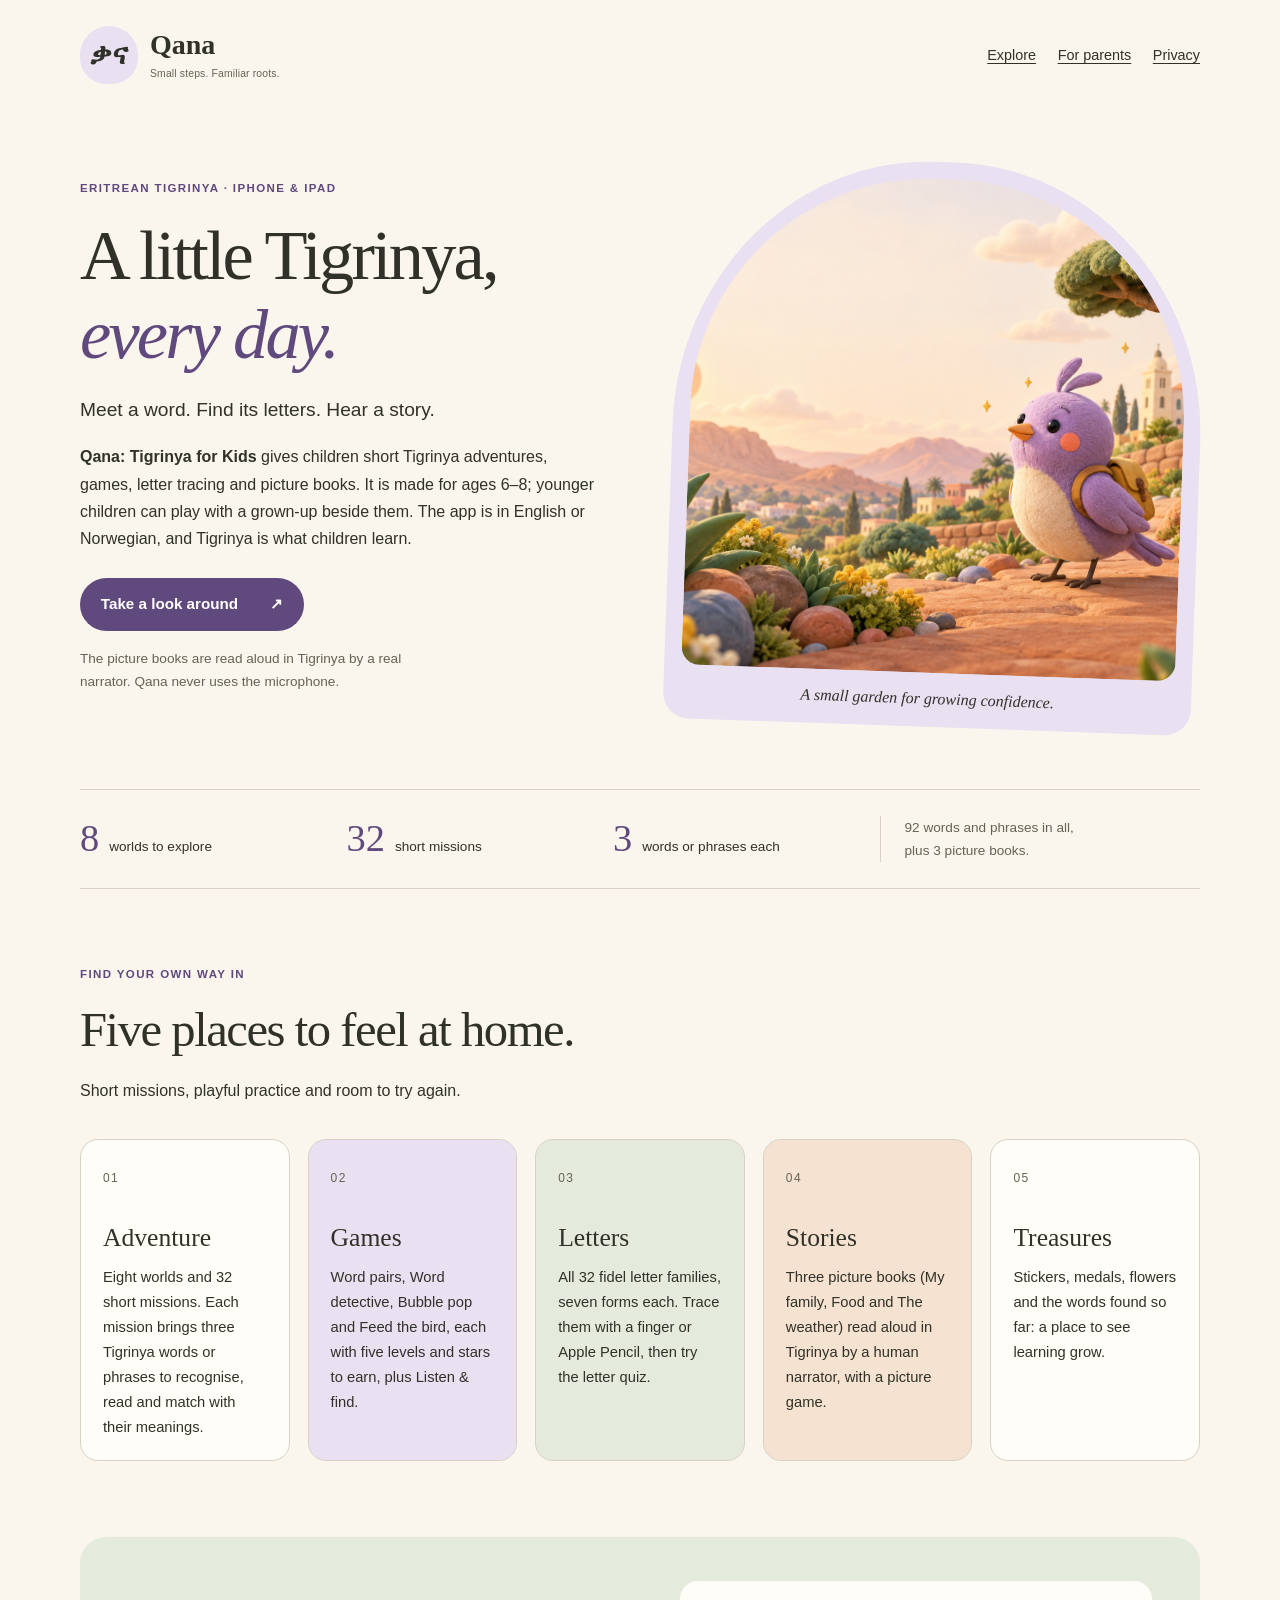
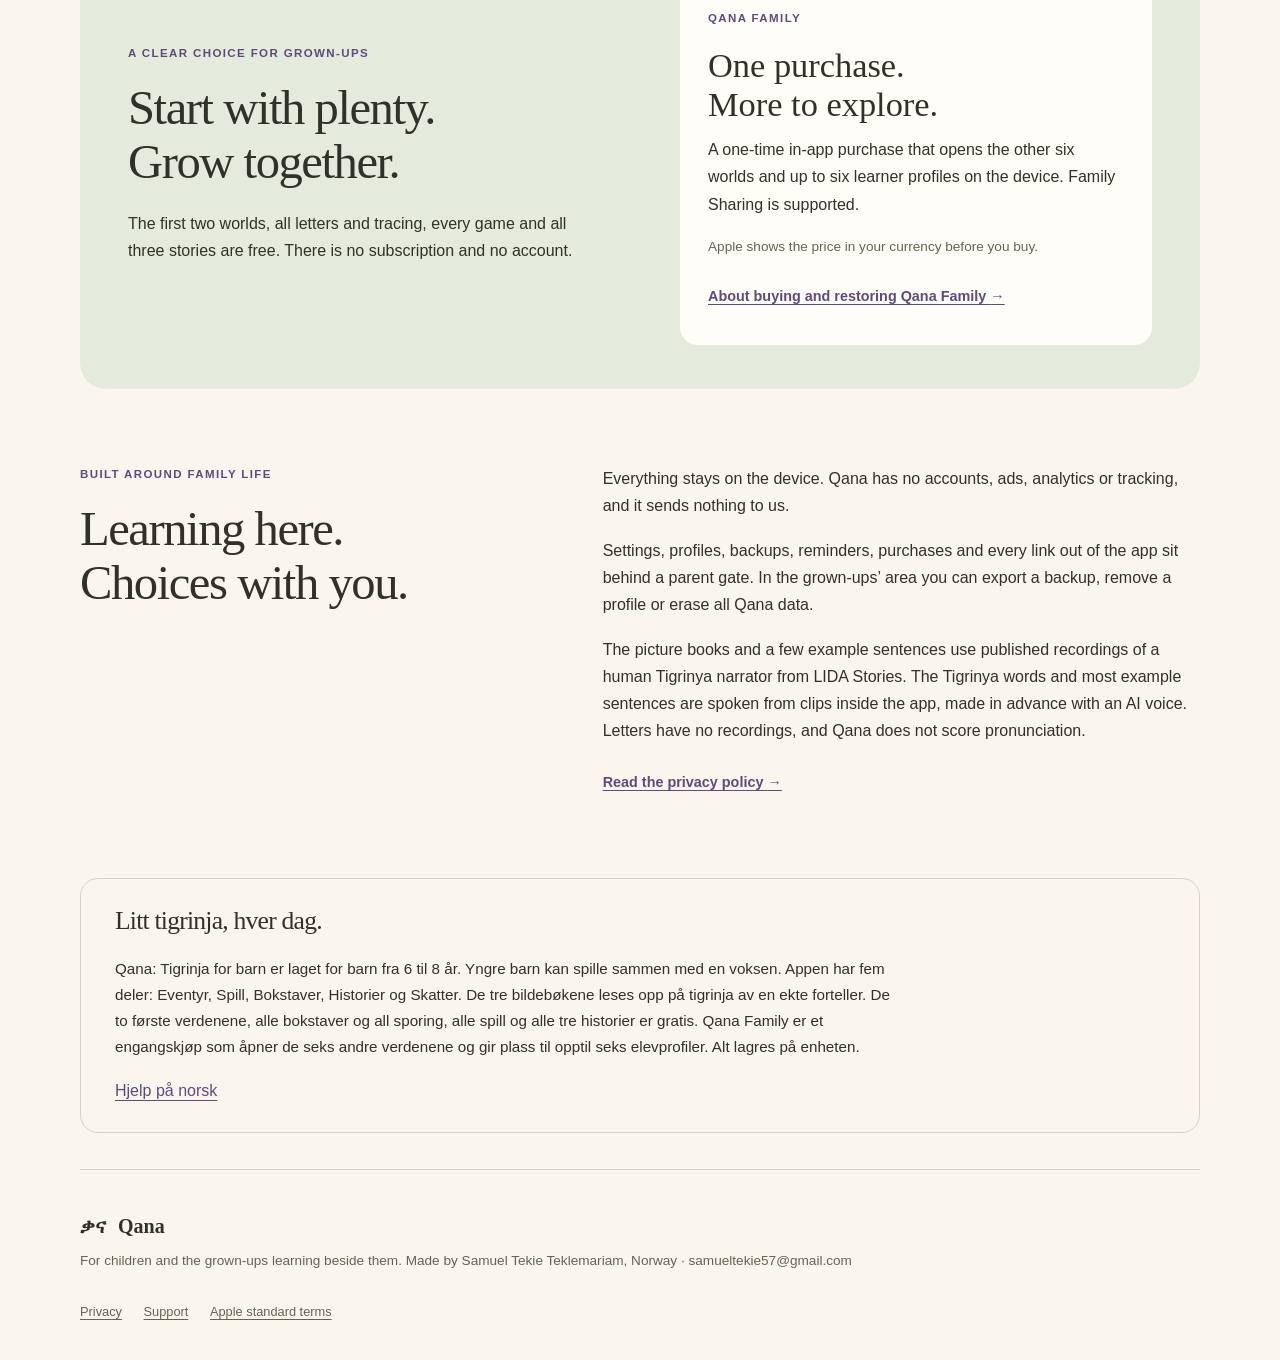
<file: index.html>
<!doctype html>
<html lang="en">
<head>
  <meta charset="utf-8">
  <meta name="viewport" content="width=device-width, initial-scale=1">
  <meta name="description" content="Qana: Tigrinya for Kids. Short Tigrinya adventures, games, letters and read-aloud picture books for children aged 6–8 and their grown-ups, on iPhone and iPad.">
  <meta name="theme-color" content="#faf6ee">
  <link rel="canonical" href="https://sami5796.github.io/qana-app/">
  <link rel="stylesheet" href="style.css">
  <title>Qana — Tigrinya for Kids</title>
</head>
<body>
  <a class="skip-link" href="#main">Skip to content</a>
  <header class="site-header wrap">
    <a class="brand" href="./" aria-label="Qana home"><span class="brand-mark" lang="ti">ቃና</span><span>Qana<span class="brand-caption">Small steps. Familiar roots.</span></span></a>
    <nav aria-label="Main navigation"><a href="#explore">Explore</a><a href="support.html">For parents</a><a href="privacy.html">Privacy</a></nav>
  </header>
  <main id="main">
    <section class="hero wrap" aria-labelledby="hero-title">
      <div class="hero-copy">
        <p class="eyebrow">Eritrean Tigrinya · iPhone &amp; iPad</p>
        <h1 id="hero-title">A little Tigrinya,<br><em>every day.</em></h1>
        <p class="lead">Meet a word. Find its letters. Hear a story.</p>
        <p><strong>Qana: Tigrinya for Kids</strong> gives children short Tigrinya adventures, games, letter tracing and picture books. It is made for ages 6–8; younger children can play with a grown-up beside them. The app is in English or Norwegian, and Tigrinya is what children learn.</p>
        <a class="button" href="#explore">Take a look around <span aria-hidden="true">↗</span></a>
        <p class="quiet-note">The picture books are read aloud in Tigrinya by a real narrator. Qana never uses the microphone.</p>
      </div>
      <figure class="hero-art">
        <img src="assets/garden.png" alt="A colourful illustrated garden from Qana" width="1536" height="1024" fetchpriority="high">
        <figcaption>A small garden for growing confidence.</figcaption>
      </figure>
    </section>
    <section class="facts wrap" aria-label="The Qana course">
      <p><strong>8</strong><span>worlds to explore</span></p>
      <p><strong>32</strong><span>short missions</span></p>
      <p><strong>3</strong><span>words or phrases each</span></p>
      <p class="facts-note">92 words and phrases in all, <br>plus 3 picture books.</p>
    </section>
    <section id="explore" class="section wrap" aria-labelledby="explore-title">
      <div class="section-intro"><p class="eyebrow">Find your own way in</p><h2 id="explore-title">Five places to feel at home.</h2><p>Short missions, playful practice and room to try again.</p></div>
      <div class="feature-grid">
        <article class="feature"><span class="feature-number" aria-hidden="true">01</span><h3>Adventure</h3><p>Eight worlds and 32 short missions. Each mission brings three Tigrinya words or phrases to recognise, read and match with their meanings.</p></article>
        <article class="feature"><span class="feature-number" aria-hidden="true">02</span><h3>Games</h3><p>Word pairs, Word detective, Bubble pop and Feed the bird, each with five levels and stars to earn, plus Listen &amp; find.</p></article>
        <article class="feature"><span class="feature-number" aria-hidden="true">03</span><h3>Letters</h3><p>All 32 fidel letter families, seven forms each. Trace them with a finger or Apple Pencil, then try the letter quiz.</p></article>
        <article class="feature"><span class="feature-number" aria-hidden="true">04</span><h3>Stories</h3><p>Three picture books (My family, Food and The weather) read aloud in Tigrinya by a human narrator, with a picture game.</p></article>
        <article class="feature"><span class="feature-number" aria-hidden="true">05</span><h3>Treasures</h3><p>Stickers, medals, flowers and the words found so far: a place to see learning grow.</p></article>
      </div>
    </section>
    <section class="family-section wrap" aria-labelledby="family-title">
      <div><p class="eyebrow">A clear choice for grown-ups</p><h2 id="family-title">Start with plenty.<br>Grow together.</h2><p>The first two worlds, all letters and tracing, every game and all three stories are free. There is no subscription and no account.</p></div>
      <div class="family-card"><p class="eyebrow">Qana Family</p><h3>One purchase.<br>More to explore.</h3><p>A one-time in-app purchase that opens the other six worlds and up to six learner profiles on the device. Family Sharing is supported.</p><p class="price-note">Apple shows the price in your currency before you buy.</p><a class="text-link" href="support.html#purchases">About buying and restoring Qana Family <span aria-hidden="true">→</span></a></div>
    </section>
    <section class="section wrap parent-section" aria-labelledby="parent-title">
      <div><p class="eyebrow">Built around family life</p><h2 id="parent-title">Learning here.<br>Choices with you.</h2></div>
      <div><p>Everything stays on the device. Qana has no accounts, ads, analytics or tracking, and it sends nothing to us.</p><p>Settings, profiles, backups, reminders, purchases and every link out of the app sit behind a parent gate. In the grown-ups’ area you can export a backup, remove a profile or erase all Qana data.</p><p>The picture books and a few example sentences use published recordings of a human Tigrinya narrator from LIDA Stories. The Tigrinya words and most example sentences are spoken from clips inside the app, made in advance with an AI voice. Letters have no recordings, and Qana does not score pronunciation.</p><a class="text-link" href="privacy.html">Read the privacy policy <span aria-hidden="true">→</span></a></div>
    </section>
    <aside class="language-note wrap" lang="nb"><h2>Litt tigrinja, hver dag.</h2><p>Qana: Tigrinja for barn er laget for barn fra 6 til 8 år. Yngre barn kan spille sammen med en voksen. Appen har fem deler: Eventyr, Spill, Bokstaver, Historier og Skatter. De tre bildebøkene leses opp på tigrinja av en ekte forteller. De to første verdenene, alle bokstaver og all sporing, alle spill og alle tre historier er gratis. Qana Family er et engangskjøp som åpner de seks andre verdenene og gir plass til opptil seks elevprofiler. Alt lagres på enheten.</p><a href="support.html#norsk">Hjelp på norsk</a></aside>
  </main>
  <footer class="site-footer wrap"><a class="brand footer-brand" href="./"><span lang="ti">ቃና</span> Qana</a><p>For children and the grown-ups learning beside them. Made by Samuel Tekie Teklemariam, Norway · samueltekie57@gmail.com</p><nav aria-label="Footer"><a href="privacy.html">Privacy</a><a href="support.html">Support</a><a href="https://www.apple.com/legal/internet-services/itunes/dev/stdeula/">Apple standard terms</a></nav></footer>
</body>
</html>
</file>
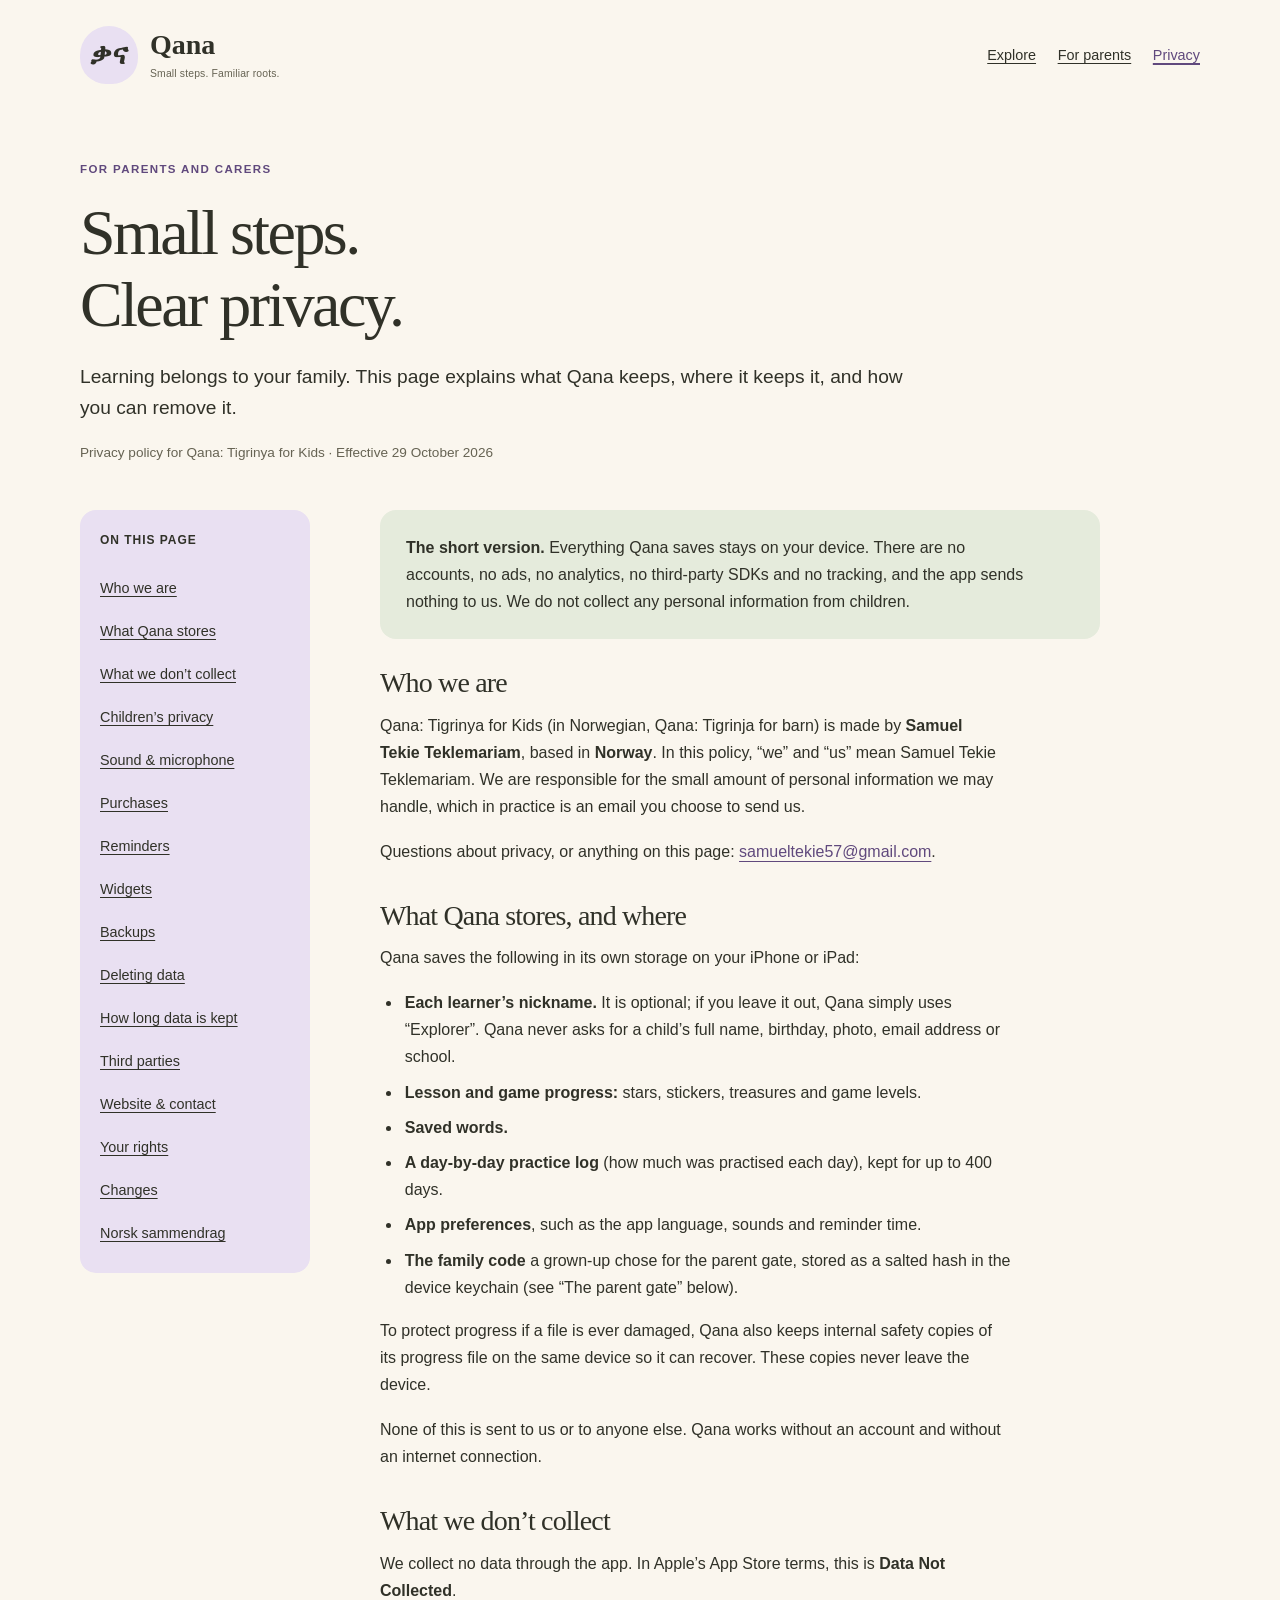
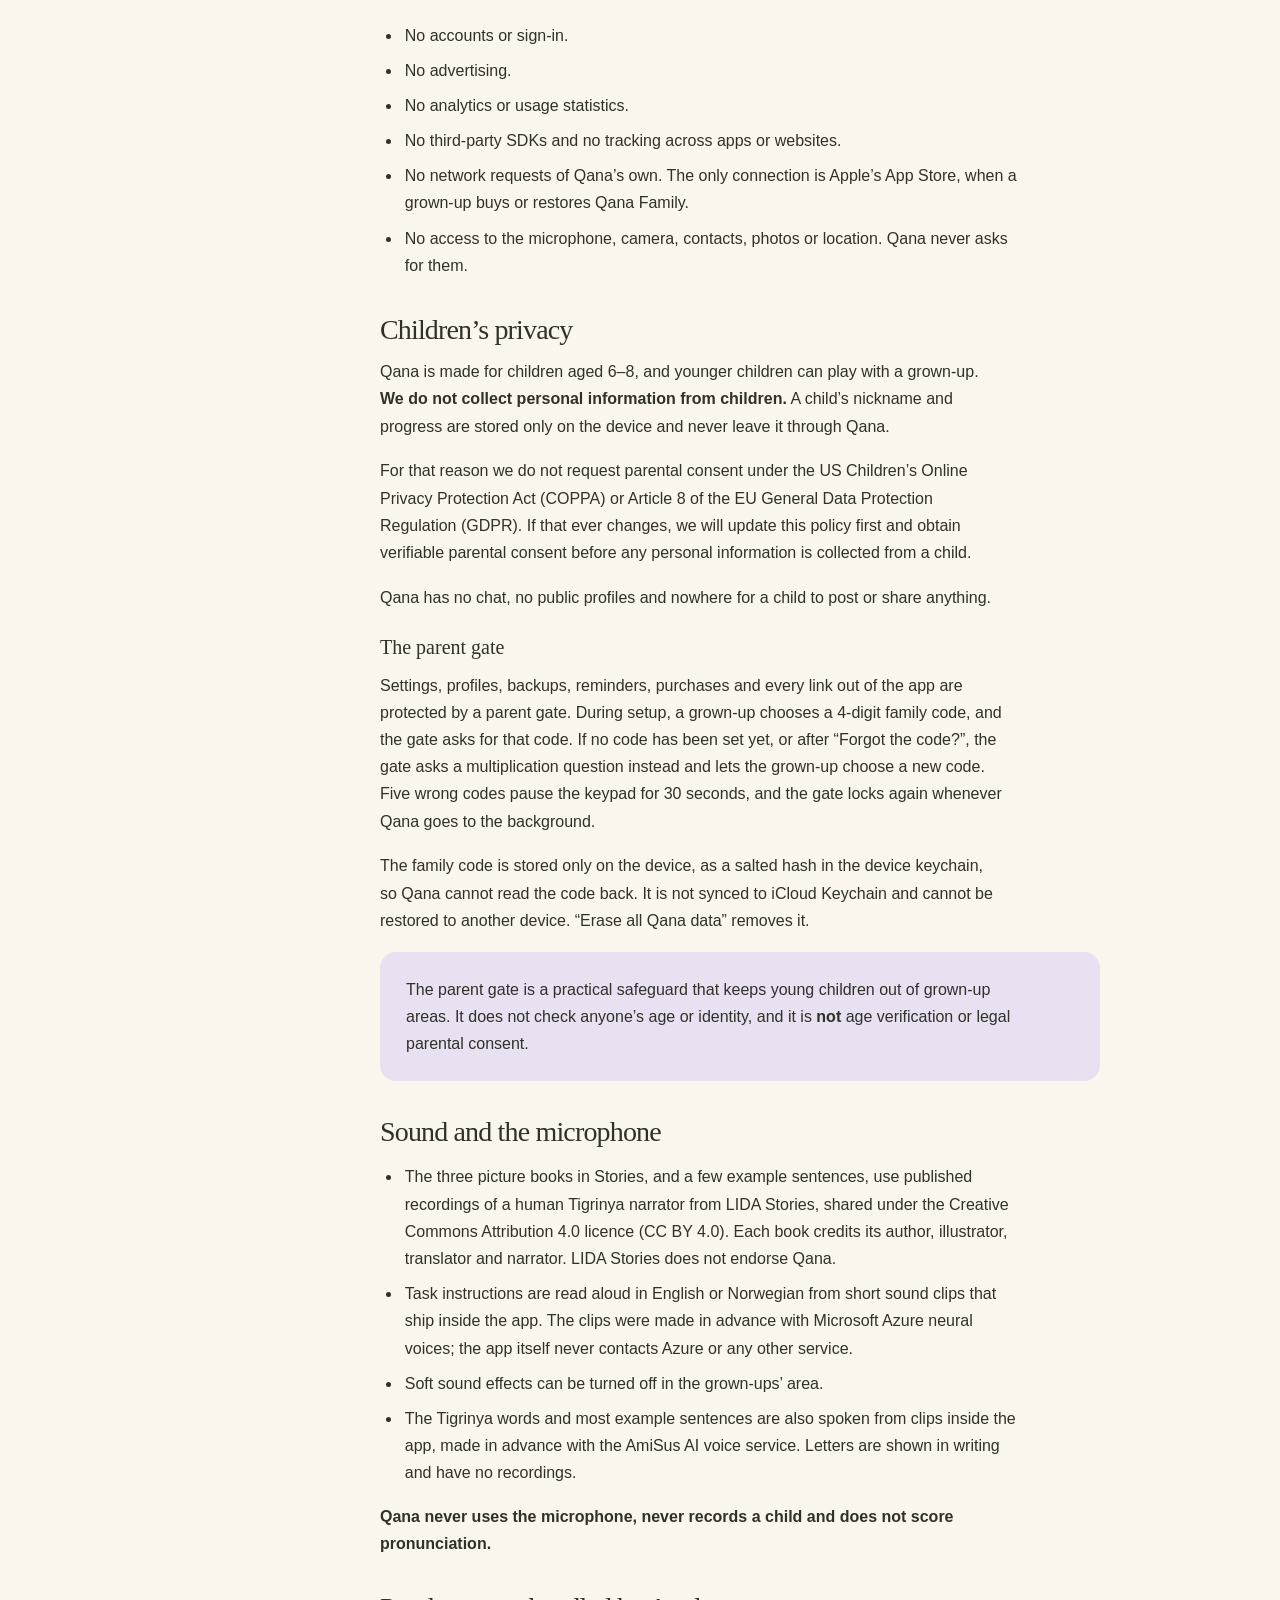
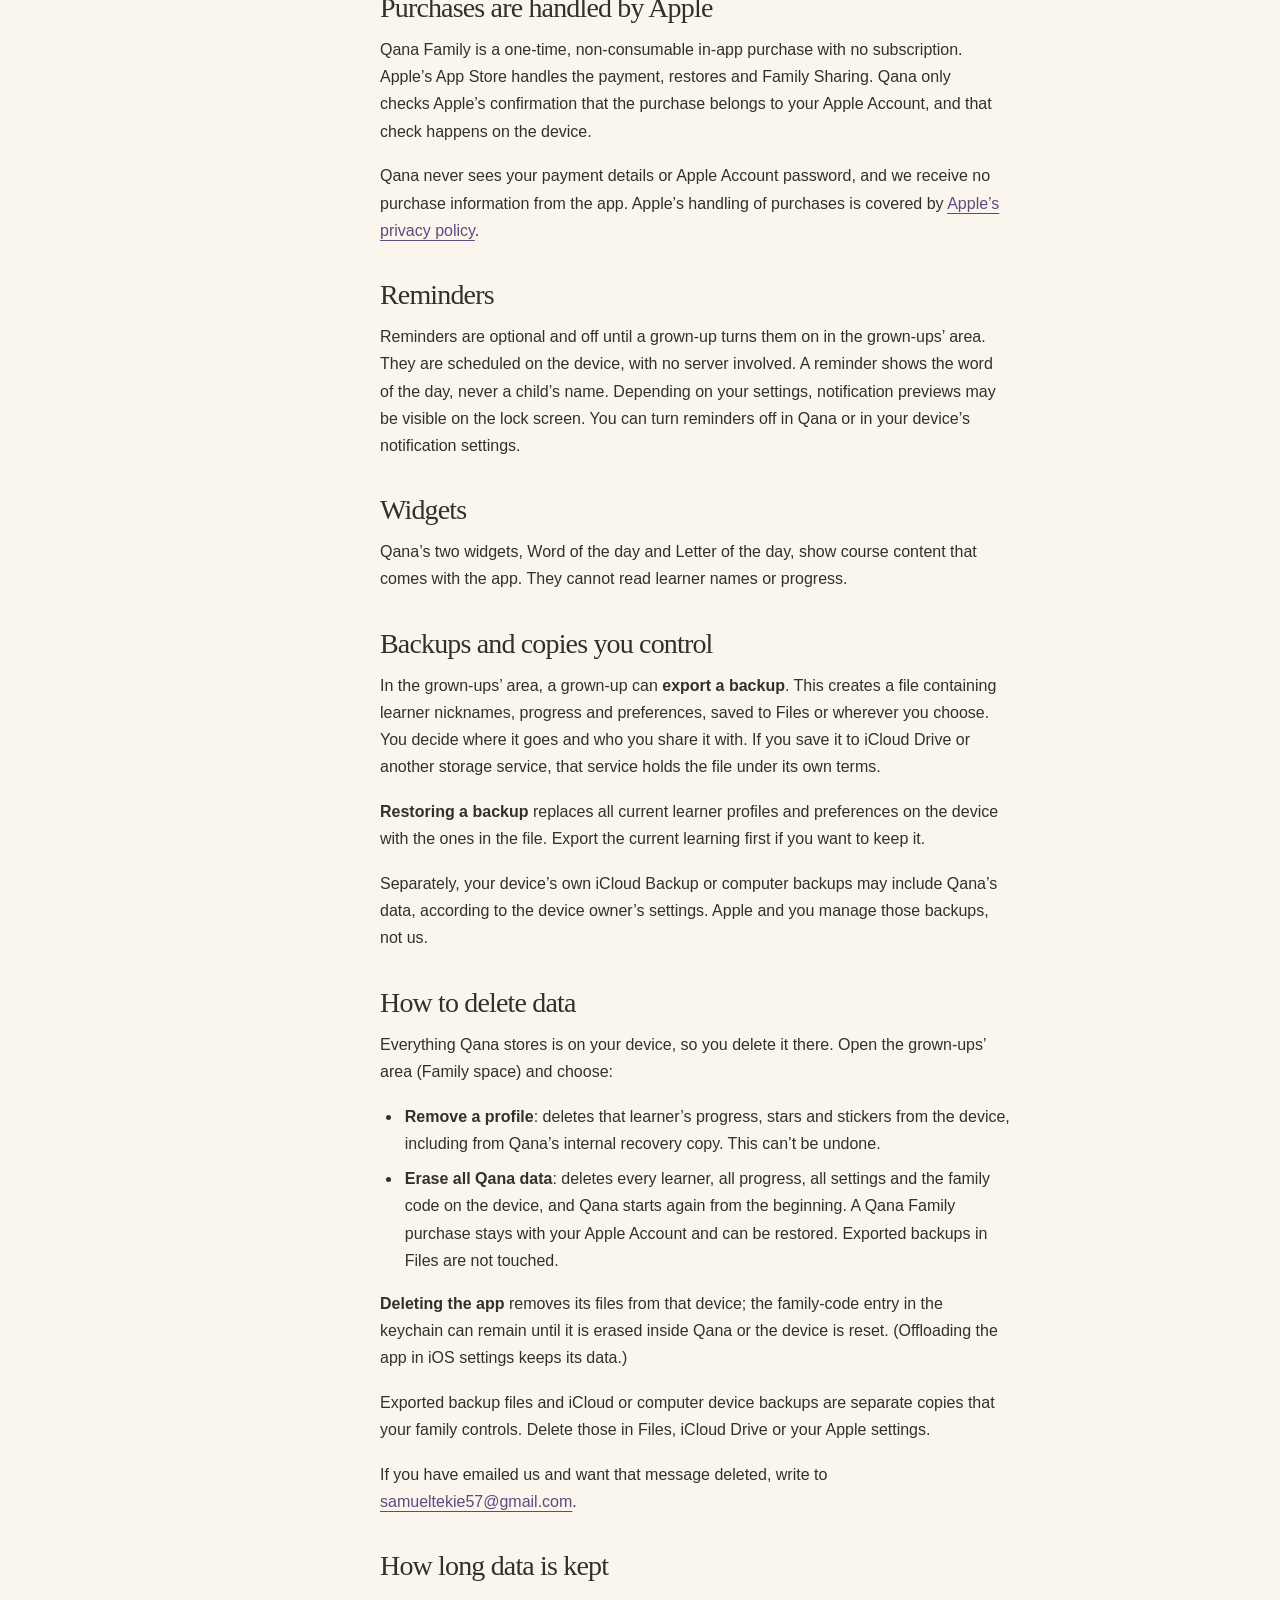
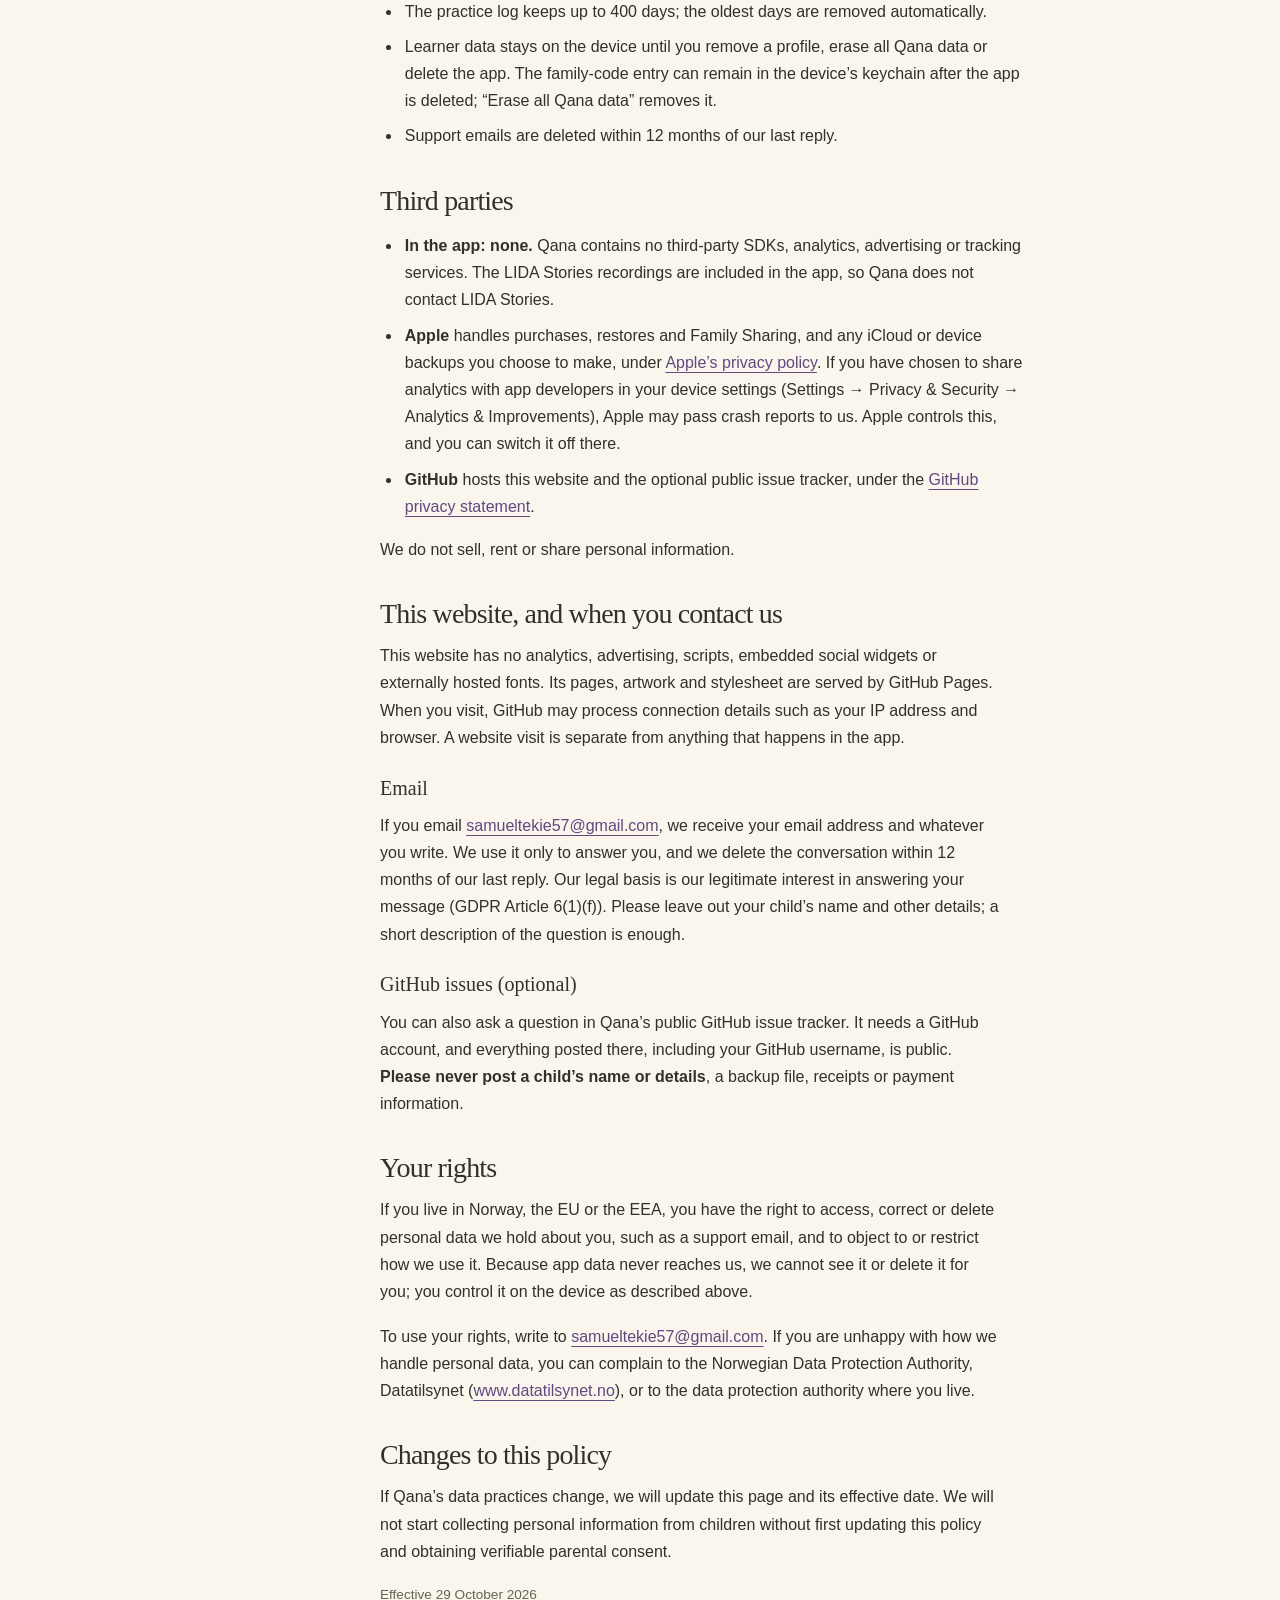
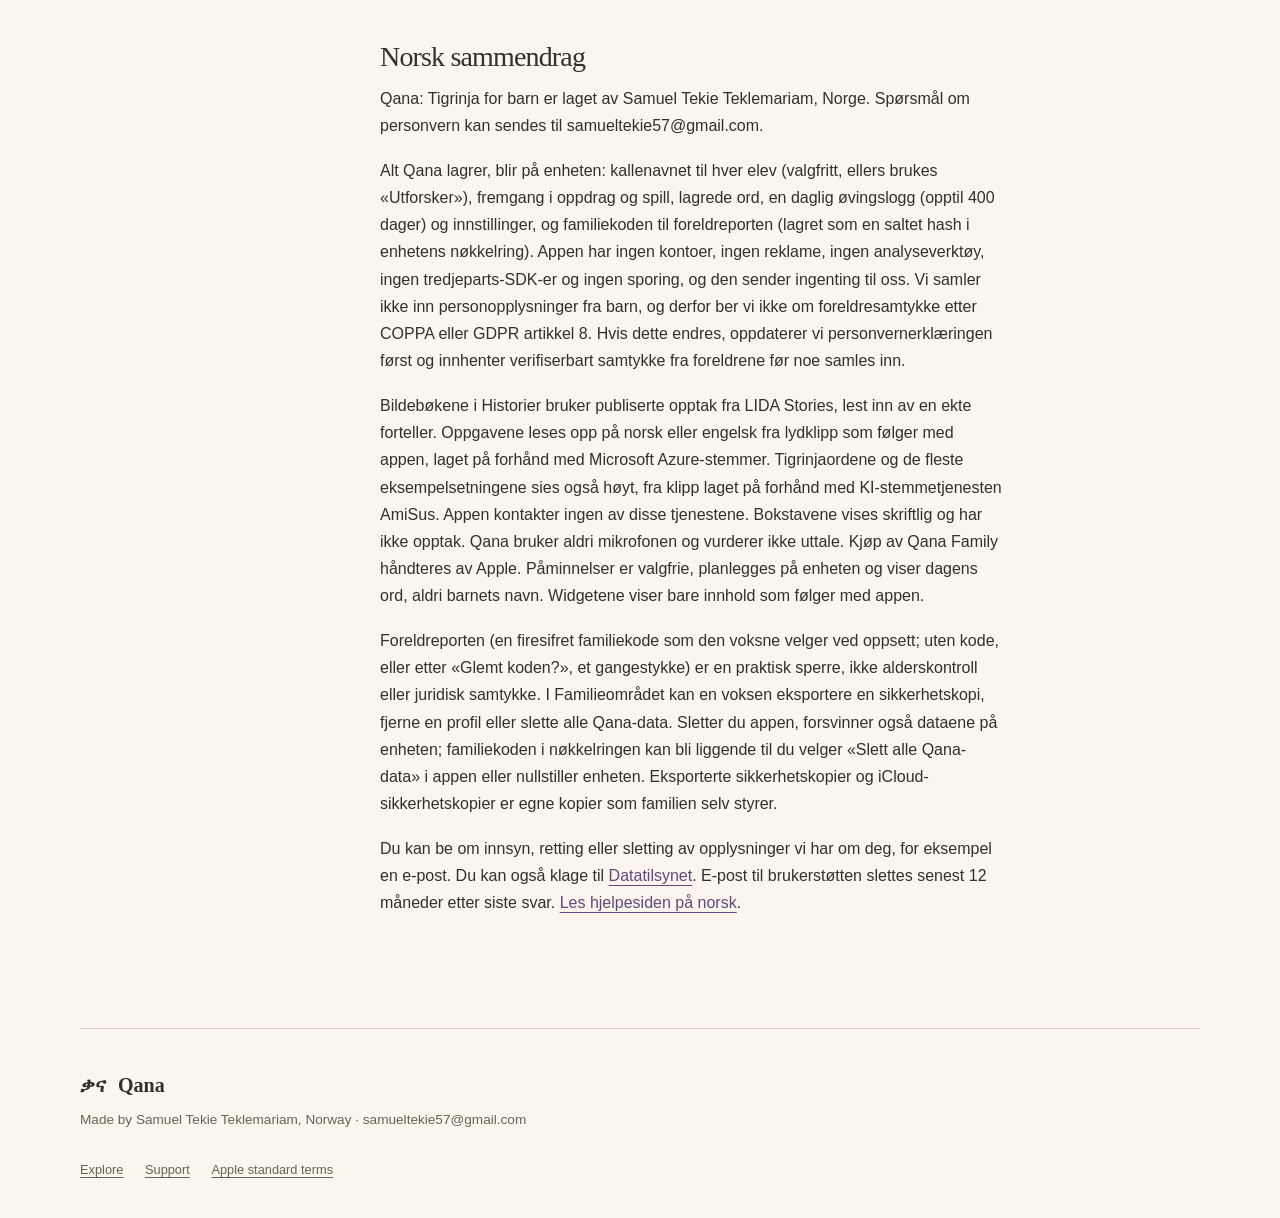
<file: privacy.html>
<!doctype html>
<html lang="en">
<head>
  <meta charset="utf-8">
  <meta name="viewport" content="width=device-width, initial-scale=1">
  <meta name="description" content="Qana’s privacy policy: everything stays on the device, with no accounts, ads, analytics or tracking. What is stored, how to delete it, and how to contact us.">
  <meta name="theme-color" content="#faf6ee">
  <link rel="canonical" href="https://sami5796.github.io/qana-app/privacy.html">
  <link rel="stylesheet" href="style.css">
  <title>Privacy — Qana</title>
</head>
<body>
  <a class="skip-link" href="#main">Skip to content</a>
  <header class="site-header wrap"><a class="brand" href="./" aria-label="Qana home"><span class="brand-mark" lang="ti">ቃና</span><span>Qana<span class="brand-caption">Small steps. Familiar roots.</span></span></a><nav aria-label="Main navigation"><a href="./">Explore</a><a href="support.html">For parents</a><a href="privacy.html" aria-current="page">Privacy</a></nav></header>
  <main id="main" class="wrap">
    <div class="document-header"><p class="eyebrow">For parents and carers</p><h1>Small steps.<br>Clear privacy.</h1><p class="lead">Learning belongs to your family. This page explains what Qana keeps, where it keeps it, and how you can remove it.</p><p class="updated">Privacy policy for Qana: Tigrinya for Kids · Effective 29 October 2026</p></div>
    <div class="document-layout">
      <aside class="contents" aria-label="On this page"><p>On this page</p><nav><a href="#who">Who we are</a><a href="#device">What Qana stores</a><a href="#not-collected">What we don’t collect</a><a href="#children">Children’s privacy</a><a href="#sound">Sound &amp; microphone</a><a href="#apple">Purchases</a><a href="#reminders">Reminders</a><a href="#widgets">Widgets</a><a href="#backups">Backups</a><a href="#deletion">Deleting data</a><a href="#retention">How long data is kept</a><a href="#third-parties">Third parties</a><a href="#support">Website &amp; contact</a><a href="#rights">Your rights</a><a href="#changes">Changes</a><a href="#norsk">Norsk sammendrag</a></nav></aside>
      <div class="prose">
        <div class="callout sage"><p><strong>The short version.</strong> Everything Qana saves stays on your device. There are no accounts, no ads, no analytics, no third-party SDKs and no tracking, and the app sends nothing to us. We do not collect any personal information from children.</p></div>
        <section id="who"><h2>Who we are</h2><p>Qana: Tigrinya for Kids (in Norwegian, Qana: Tigrinja for barn) is made by <strong>Samuel Tekie Teklemariam</strong>, based in <strong>Norway</strong>. In this policy, “we” and “us” mean Samuel Tekie Teklemariam. We are responsible for the small amount of personal information we may handle, which in practice is an email you choose to send us.</p><p>Questions about privacy, or anything on this page: <a href="mailto:samueltekie57@gmail.com">samueltekie57@gmail.com</a>.</p></section>
        <section id="device"><h2>What Qana stores, and where</h2><p>Qana saves the following in its own storage on your iPhone or iPad:</p><ul><li><strong>Each learner’s nickname.</strong> It is optional; if you leave it out, Qana simply uses “Explorer”. Qana never asks for a child’s full name, birthday, photo, email address or school.</li><li><strong>Lesson and game progress:</strong> stars, stickers, treasures and game levels.</li><li><strong>Saved words.</strong></li><li><strong>A day-by-day practice log</strong> (how much was practised each day), kept for up to 400 days.</li><li><strong>App preferences</strong>, such as the app language, sounds and reminder time.</li><li><strong>The family code</strong> a grown-up chose for the parent gate, stored as a salted hash in the device keychain (see “The parent gate” below).</li></ul><p>To protect progress if a file is ever damaged, Qana also keeps internal safety copies of its progress file on the same device so it can recover. These copies never leave the device.</p><p>None of this is sent to us or to anyone else. Qana works without an account and without an internet connection.</p></section>
        <section id="not-collected"><h2>What we don’t collect</h2><p>We collect no data through the app. In Apple’s App Store terms, this is <strong>Data Not Collected</strong>.</p><ul><li>No accounts or sign-in.</li><li>No advertising.</li><li>No analytics or usage statistics.</li><li>No third-party SDKs and no tracking across apps or websites.</li><li>No network requests of Qana’s own. The only connection is Apple’s App Store, when a grown-up buys or restores Qana Family.</li><li>No access to the microphone, camera, contacts, photos or location. Qana never asks for them.</li></ul></section>
        <section id="children"><h2>Children’s privacy</h2><p>Qana is made for children aged 6–8, and younger children can play with a grown-up. <strong>We do not collect personal information from children.</strong> A child’s nickname and progress are stored only on the device and never leave it through Qana.</p><p>For that reason we do not request parental consent under the US Children’s Online Privacy Protection Act (COPPA) or Article 8 of the EU General Data Protection Regulation (GDPR). If that ever changes, we will update this policy first and obtain verifiable parental consent before any personal information is collected from a child.</p><p>Qana has no chat, no public profiles and nowhere for a child to post or share anything.</p><h3>The parent gate</h3><p>Settings, profiles, backups, reminders, purchases and every link out of the app are protected by a parent gate. During setup, a grown-up chooses a 4-digit family code, and the gate asks for that code. If no code has been set yet, or after “Forgot the code?”, the gate asks a multiplication question instead and lets the grown-up choose a new code. Five wrong codes pause the keypad for 30 seconds, and the gate locks again whenever Qana goes to the background.</p><p>The family code is stored only on the device, as a salted hash in the device keychain, so Qana cannot read the code back. It is not synced to iCloud Keychain and cannot be restored to another device. “Erase all Qana data” removes it.</p><div class="callout"><p>The parent gate is a practical safeguard that keeps young children out of grown-up areas. It does not check anyone’s age or identity, and it is <strong>not</strong> age verification or legal parental consent.</p></div></section>
        <section id="sound"><h2>Sound and the microphone</h2><ul><li>The three picture books in Stories, and a few example sentences, use published recordings of a human Tigrinya narrator from LIDA Stories, shared under the Creative Commons Attribution 4.0 licence (CC BY 4.0). Each book credits its author, illustrator, translator and narrator. LIDA Stories does not endorse Qana.</li><li>Task instructions are read aloud in English or Norwegian from short sound clips that ship inside the app. The clips were made in advance with Microsoft Azure neural voices; the app itself never contacts Azure or any other service.</li><li>Soft sound effects can be turned off in the grown-ups’ area.</li><li>The Tigrinya words and most example sentences are also spoken from clips inside the app, made in advance with the AmiSus AI voice service. Letters are shown in writing and have no recordings.</li></ul><p><strong>Qana never uses the microphone, never records a child and does not score pronunciation.</strong></p></section>
        <section id="apple"><h2>Purchases are handled by Apple</h2><p>Qana Family is a one-time, non-consumable in-app purchase with no subscription. Apple’s App Store handles the payment, restores and Family Sharing. Qana only checks Apple’s confirmation that the purchase belongs to your Apple Account, and that check happens on the device.</p><p>Qana never sees your payment details or Apple Account password, and we receive no purchase information from the app. Apple’s handling of purchases is covered by <a href="https://www.apple.com/legal/privacy/">Apple’s privacy policy</a>.</p></section>
        <section id="reminders"><h2>Reminders</h2><p>Reminders are optional and off until a grown-up turns them on in the grown-ups’ area. They are scheduled on the device, with no server involved. A reminder shows the word of the day, never a child’s name. Depending on your settings, notification previews may be visible on the lock screen. You can turn reminders off in Qana or in your device’s notification settings.</p></section>
        <section id="widgets"><h2>Widgets</h2><p>Qana’s two widgets, Word of the day and Letter of the day, show course content that comes with the app. They cannot read learner names or progress.</p></section>
        <section id="backups"><h2>Backups and copies you control</h2><p>In the grown-ups’ area, a grown-up can <strong>export a backup</strong>. This creates a file containing learner nicknames, progress and preferences, saved to Files or wherever you choose. You decide where it goes and who you share it with. If you save it to iCloud Drive or another storage service, that service holds the file under its own terms.</p><p><strong>Restoring a backup</strong> replaces all current learner profiles and preferences on the device with the ones in the file. Export the current learning first if you want to keep it.</p><p>Separately, your device’s own iCloud Backup or computer backups may include Qana’s data, according to the device owner’s settings. Apple and you manage those backups, not us.</p></section>
        <section id="deletion"><h2>How to delete data</h2><p>Everything Qana stores is on your device, so you delete it there. Open the grown-ups’ area (Family space) and choose:</p><ul><li><strong>Remove a profile</strong>: deletes that learner’s progress, stars and stickers from the device, including from Qana’s internal recovery copy. This can’t be undone.</li><li><strong>Erase all Qana data</strong>: deletes every learner, all progress, all settings and the family code on the device, and Qana starts again from the beginning. A Qana Family purchase stays with your Apple Account and can be restored. Exported backups in Files are not touched.</li></ul><p><strong>Deleting the app</strong> removes its files from that device; the family-code entry in the keychain can remain until it is erased inside Qana or the device is reset. (Offloading the app in iOS settings keeps its data.)</p><p>Exported backup files and iCloud or computer device backups are separate copies that your family controls. Delete those in Files, iCloud Drive or your Apple settings.</p><p>If you have emailed us and want that message deleted, write to <a href="mailto:samueltekie57@gmail.com">samueltekie57@gmail.com</a>.</p></section>
        <section id="retention"><h2>How long data is kept</h2><ul><li>The practice log keeps up to 400 days; the oldest days are removed automatically.</li><li>Learner data stays on the device until you remove a profile, erase all Qana data or delete the app. The family-code entry can remain in the device’s keychain after the app is deleted; “Erase all Qana data” removes it.</li><li>Support emails are deleted within 12 months of our last reply.</li></ul></section>
        <section id="third-parties"><h2>Third parties</h2><ul><li><strong>In the app: none.</strong> Qana contains no third-party SDKs, analytics, advertising or tracking services. The LIDA Stories recordings are included in the app, so Qana does not contact LIDA Stories.</li><li><strong>Apple</strong> handles purchases, restores and Family Sharing, and any iCloud or device backups you choose to make, under <a href="https://www.apple.com/legal/privacy/">Apple’s privacy policy</a>. If you have chosen to share analytics with app developers in your device settings (Settings → Privacy &amp; Security → Analytics &amp; Improvements), Apple may pass crash reports to us. Apple controls this, and you can switch it off there.</li><li><strong>GitHub</strong> hosts this website and the optional public issue tracker, under the <a href="https://docs.github.com/en/site-policy/privacy-policies/github-general-privacy-statement">GitHub privacy statement</a>.</li></ul><p>We do not sell, rent or share personal information.</p></section>
        <section id="support"><h2>This website, and when you contact us</h2><p>This website has no analytics, advertising, scripts, embedded social widgets or externally hosted fonts. Its pages, artwork and stylesheet are served by GitHub Pages. When you visit, GitHub may process connection details such as your IP address and browser. A website visit is separate from anything that happens in the app.</p><h3>Email</h3><p>If you email <a href="mailto:samueltekie57@gmail.com">samueltekie57@gmail.com</a>, we receive your email address and whatever you write. We use it only to answer you, and we delete the conversation within 12 months of our last reply. Our legal basis is our legitimate interest in answering your message (GDPR Article 6(1)(f)). Please leave out your child’s name and other details; a short description of the question is enough.</p><h3>GitHub issues (optional)</h3><p>You can also ask a question in Qana’s public GitHub issue tracker. It needs a GitHub account, and everything posted there, including your GitHub username, is public. <strong>Please never post a child’s name or details</strong>, a backup file, receipts or payment information.</p></section>
        <section id="rights"><h2>Your rights</h2><p>If you live in Norway, the EU or the EEA, you have the right to access, correct or delete personal data we hold about you, such as a support email, and to object to or restrict how we use it. Because app data never reaches us, we cannot see it or delete it for you; you control it on the device as described above.</p><p>To use your rights, write to <a href="mailto:samueltekie57@gmail.com">samueltekie57@gmail.com</a>. If you are unhappy with how we handle personal data, you can complain to the Norwegian Data Protection Authority, Datatilsynet (<a href="https://www.datatilsynet.no/">www.datatilsynet.no</a>), or to the data protection authority where you live.</p></section>
        <section id="changes"><h2>Changes to this policy</h2><p>If Qana’s data practices change, we will update this page and its effective date. We will not start collecting personal information from children without first updating this policy and obtaining verifiable parental consent.</p><p class="updated">Effective 29 October 2026</p></section>
        <section id="norsk" lang="nb"><h2>Norsk sammendrag</h2><p>Qana: Tigrinja for barn er laget av Samuel Tekie Teklemariam, Norge. Spørsmål om personvern kan sendes til samueltekie57@gmail.com.</p><p>Alt Qana lagrer, blir på enheten: kallenavnet til hver elev (valgfritt, ellers brukes «Utforsker»), fremgang i oppdrag og spill, lagrede ord, en daglig øvingslogg (opptil 400 dager) og innstillinger, og familiekoden til foreldreporten (lagret som en saltet hash i enhetens nøkkelring). Appen har ingen kontoer, ingen reklame, ingen analyseverktøy, ingen tredjeparts-SDK-er og ingen sporing, og den sender ingenting til oss. Vi samler ikke inn personopplysninger fra barn, og derfor ber vi ikke om foreldresamtykke etter COPPA eller GDPR artikkel 8. Hvis dette endres, oppdaterer vi personvernerklæringen først og innhenter verifiserbart samtykke fra foreldrene før noe samles inn.</p><p>Bildebøkene i Historier bruker publiserte opptak fra LIDA Stories, lest inn av en ekte forteller. Oppgavene leses opp på norsk eller engelsk fra lydklipp som følger med appen, laget på forhånd med Microsoft Azure-stemmer. Tigrinjaordene og de fleste eksempelsetningene sies også høyt, fra klipp laget på forhånd med KI-stemmetjenesten AmiSus. Appen kontakter ingen av disse tjenestene. Bokstavene vises skriftlig og har ikke opptak. Qana bruker aldri mikrofonen og vurderer ikke uttale. Kjøp av Qana Family håndteres av Apple. Påminnelser er valgfrie, planlegges på enheten og viser dagens ord, aldri barnets navn. Widgetene viser bare innhold som følger med appen.</p><p>Foreldreporten (en firesifret familiekode som den voksne velger ved oppsett; uten kode, eller etter «Glemt koden?», et gangestykke) er en praktisk sperre, ikke alderskontroll eller juridisk samtykke. I Familieområdet kan en voksen eksportere en sikkerhetskopi, fjerne en profil eller slette alle Qana-data. Sletter du appen, forsvinner også dataene på enheten; familiekoden i nøkkelringen kan bli liggende til du velger «Slett alle Qana-data» i appen eller nullstiller enheten. Eksporterte sikkerhetskopier og iCloud-sikkerhetskopier er egne kopier som familien selv styrer.</p><p>Du kan be om innsyn, retting eller sletting av opplysninger vi har om deg, for eksempel en e-post. Du kan også klage til <a href="https://www.datatilsynet.no/">Datatilsynet</a>. E-post til brukerstøtten slettes senest 12 måneder etter siste svar. <a href="support.html#norsk">Les hjelpesiden på norsk</a>.</p></section>
      </div>
    </div>
  </main>
  <footer class="site-footer wrap"><a class="brand footer-brand" href="./"><span lang="ti">ቃና</span> Qana</a><p>Made by Samuel Tekie Teklemariam, Norway · samueltekie57@gmail.com</p><nav aria-label="Footer"><a href="./">Explore</a><a href="support.html">Support</a><a href="https://www.apple.com/legal/internet-services/itunes/dev/stdeula/">Apple standard terms</a></nav></footer>
</body>
</html>
</file>
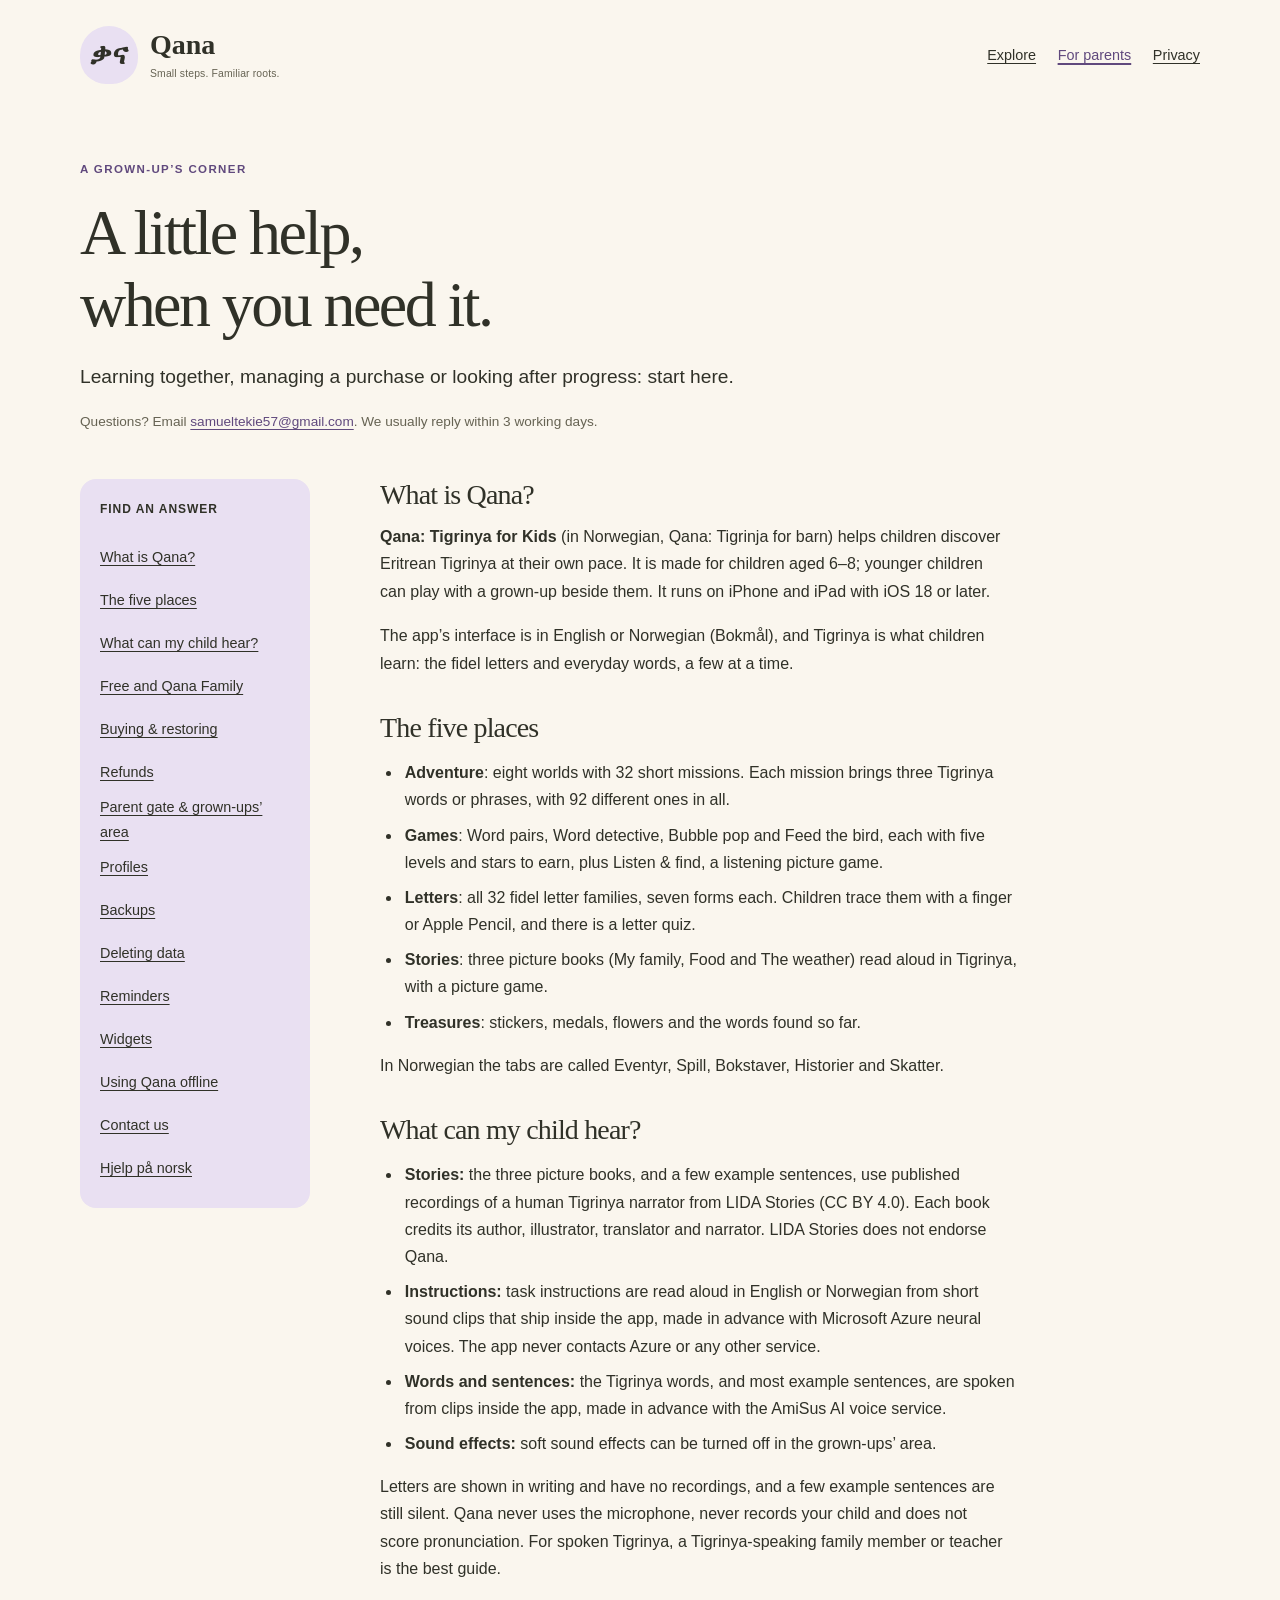
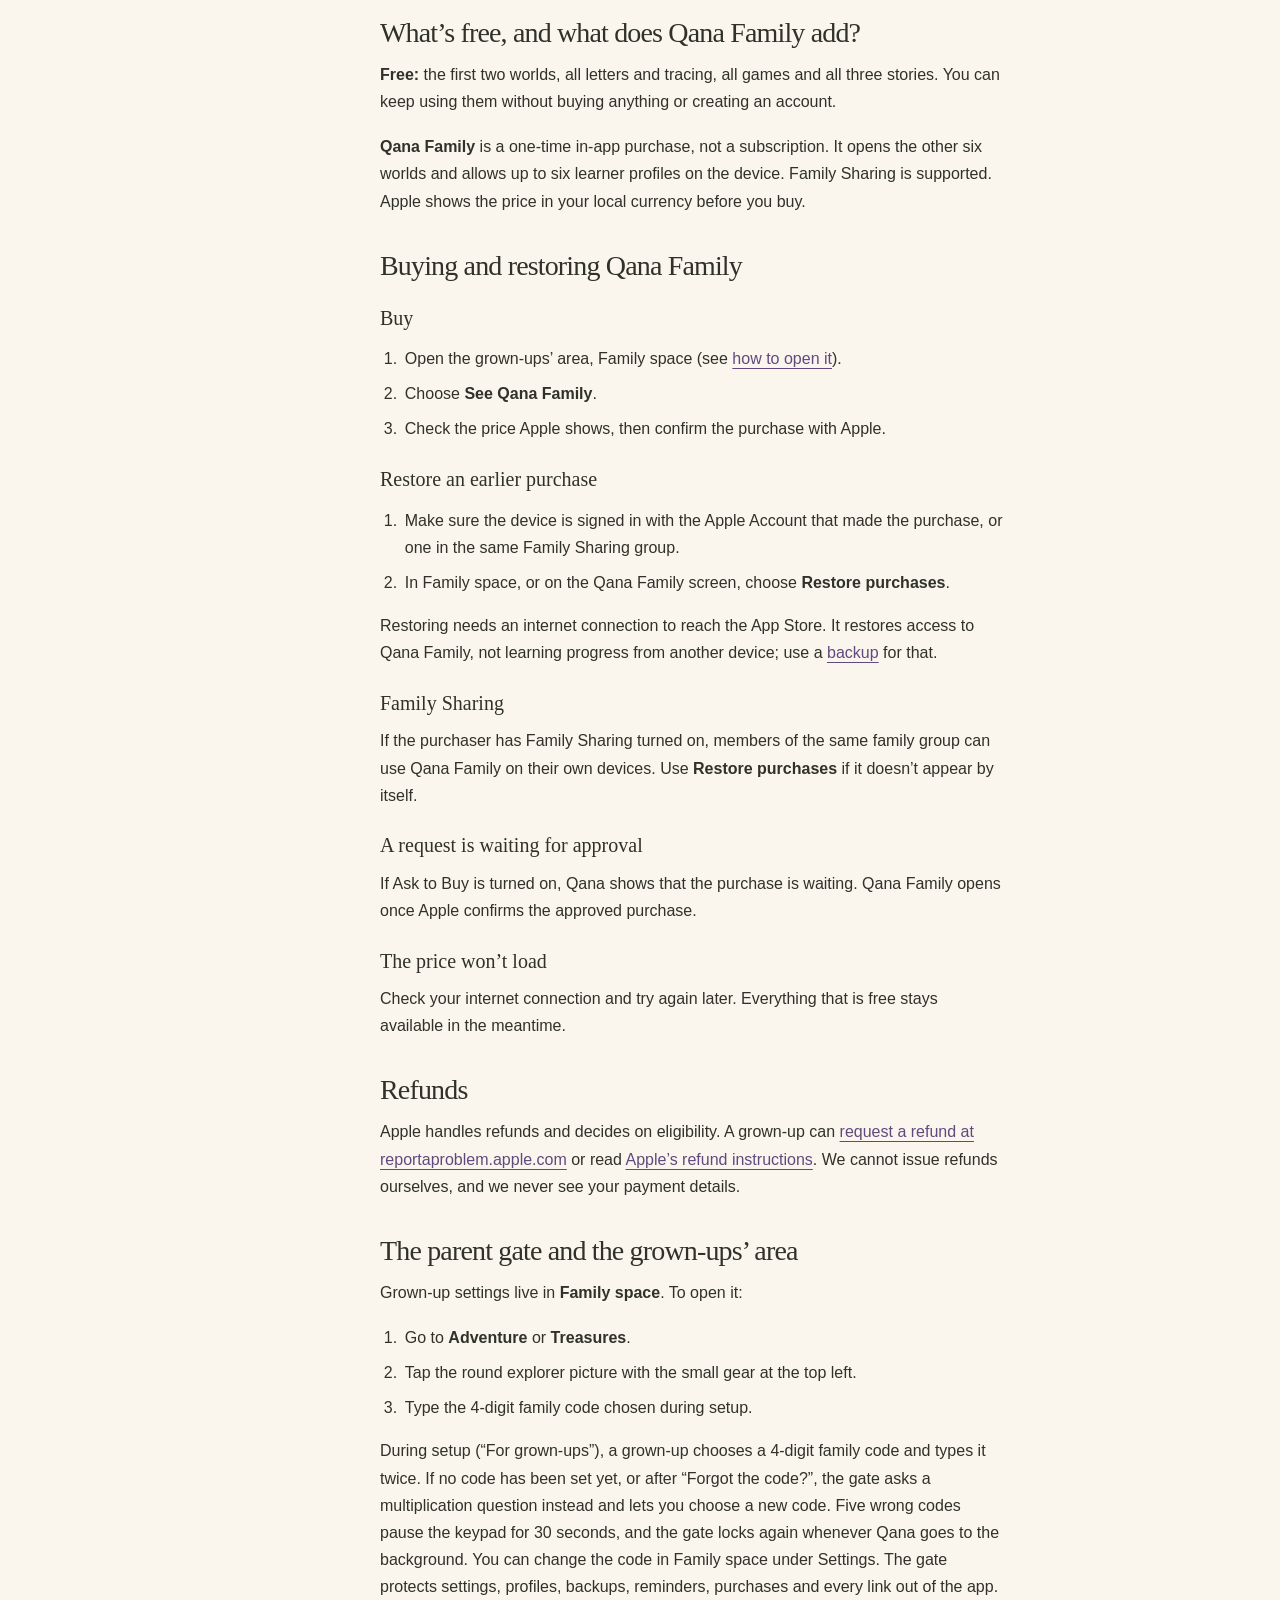
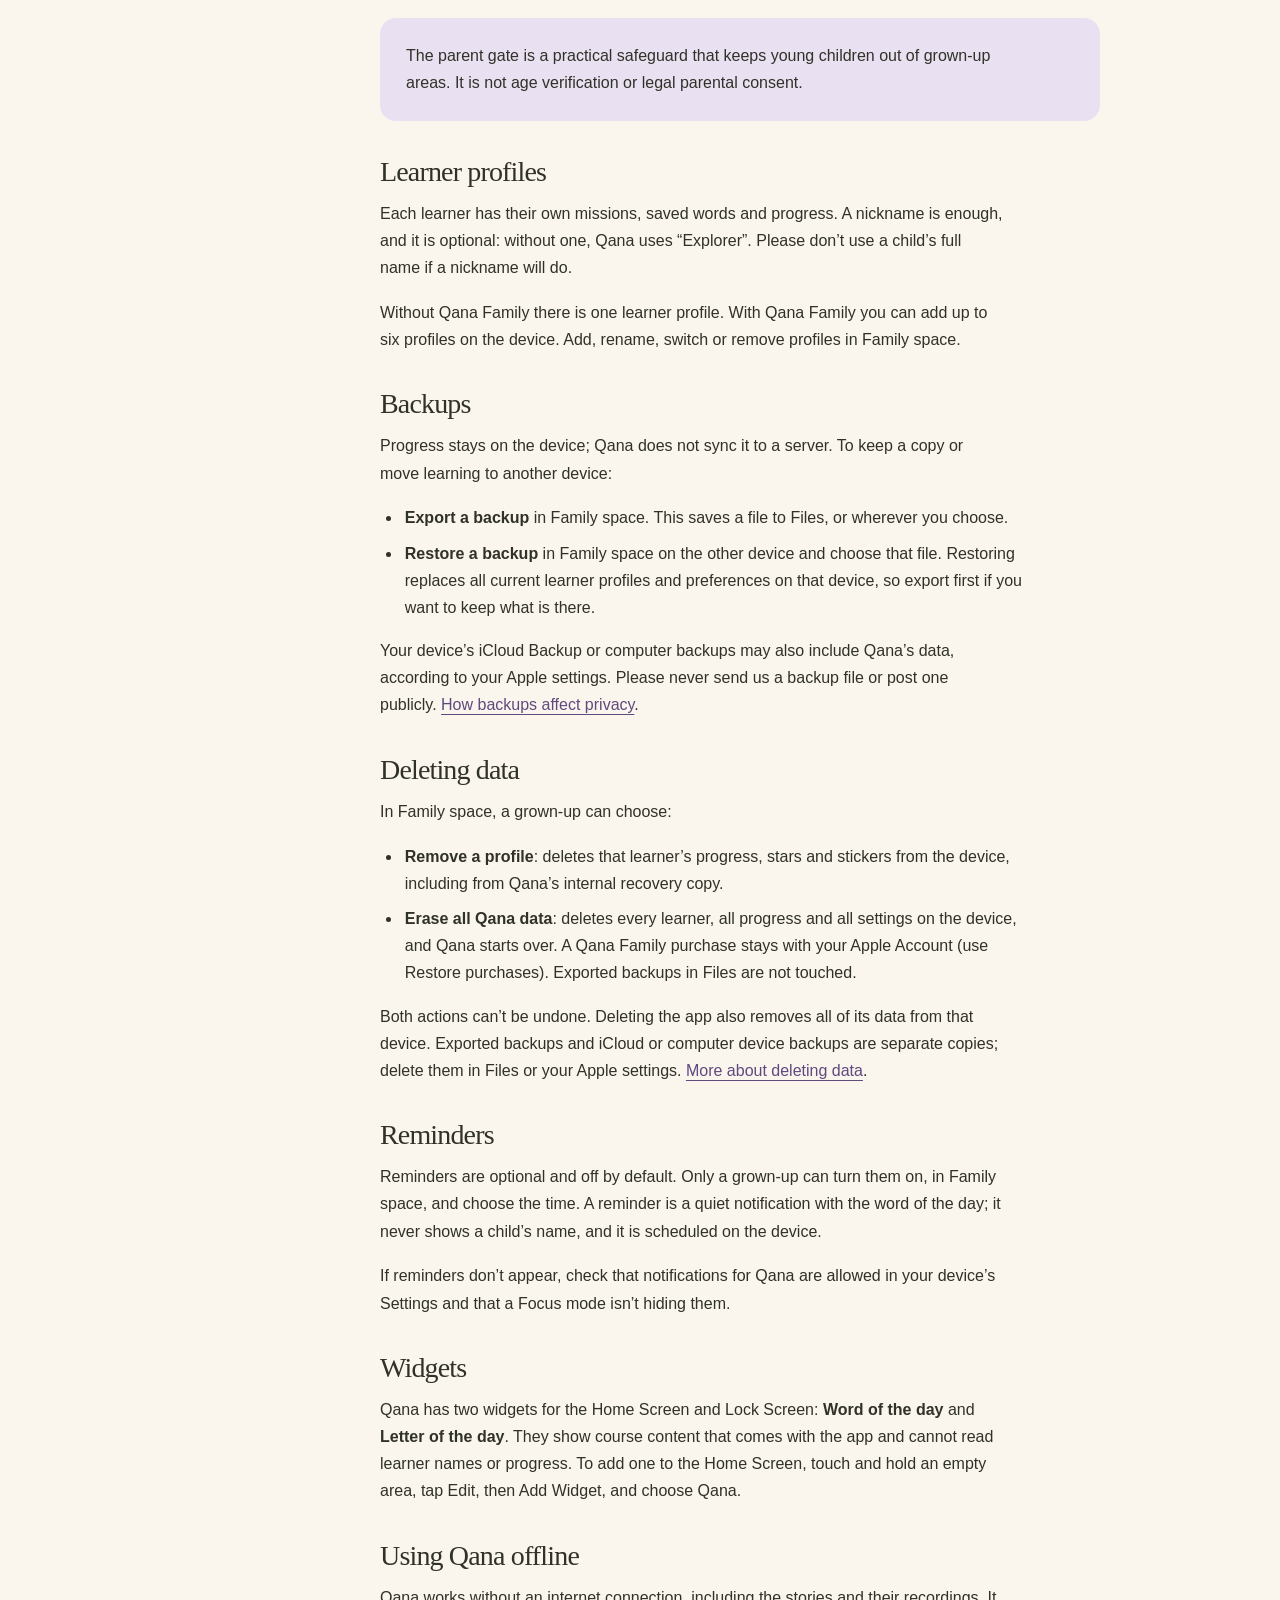
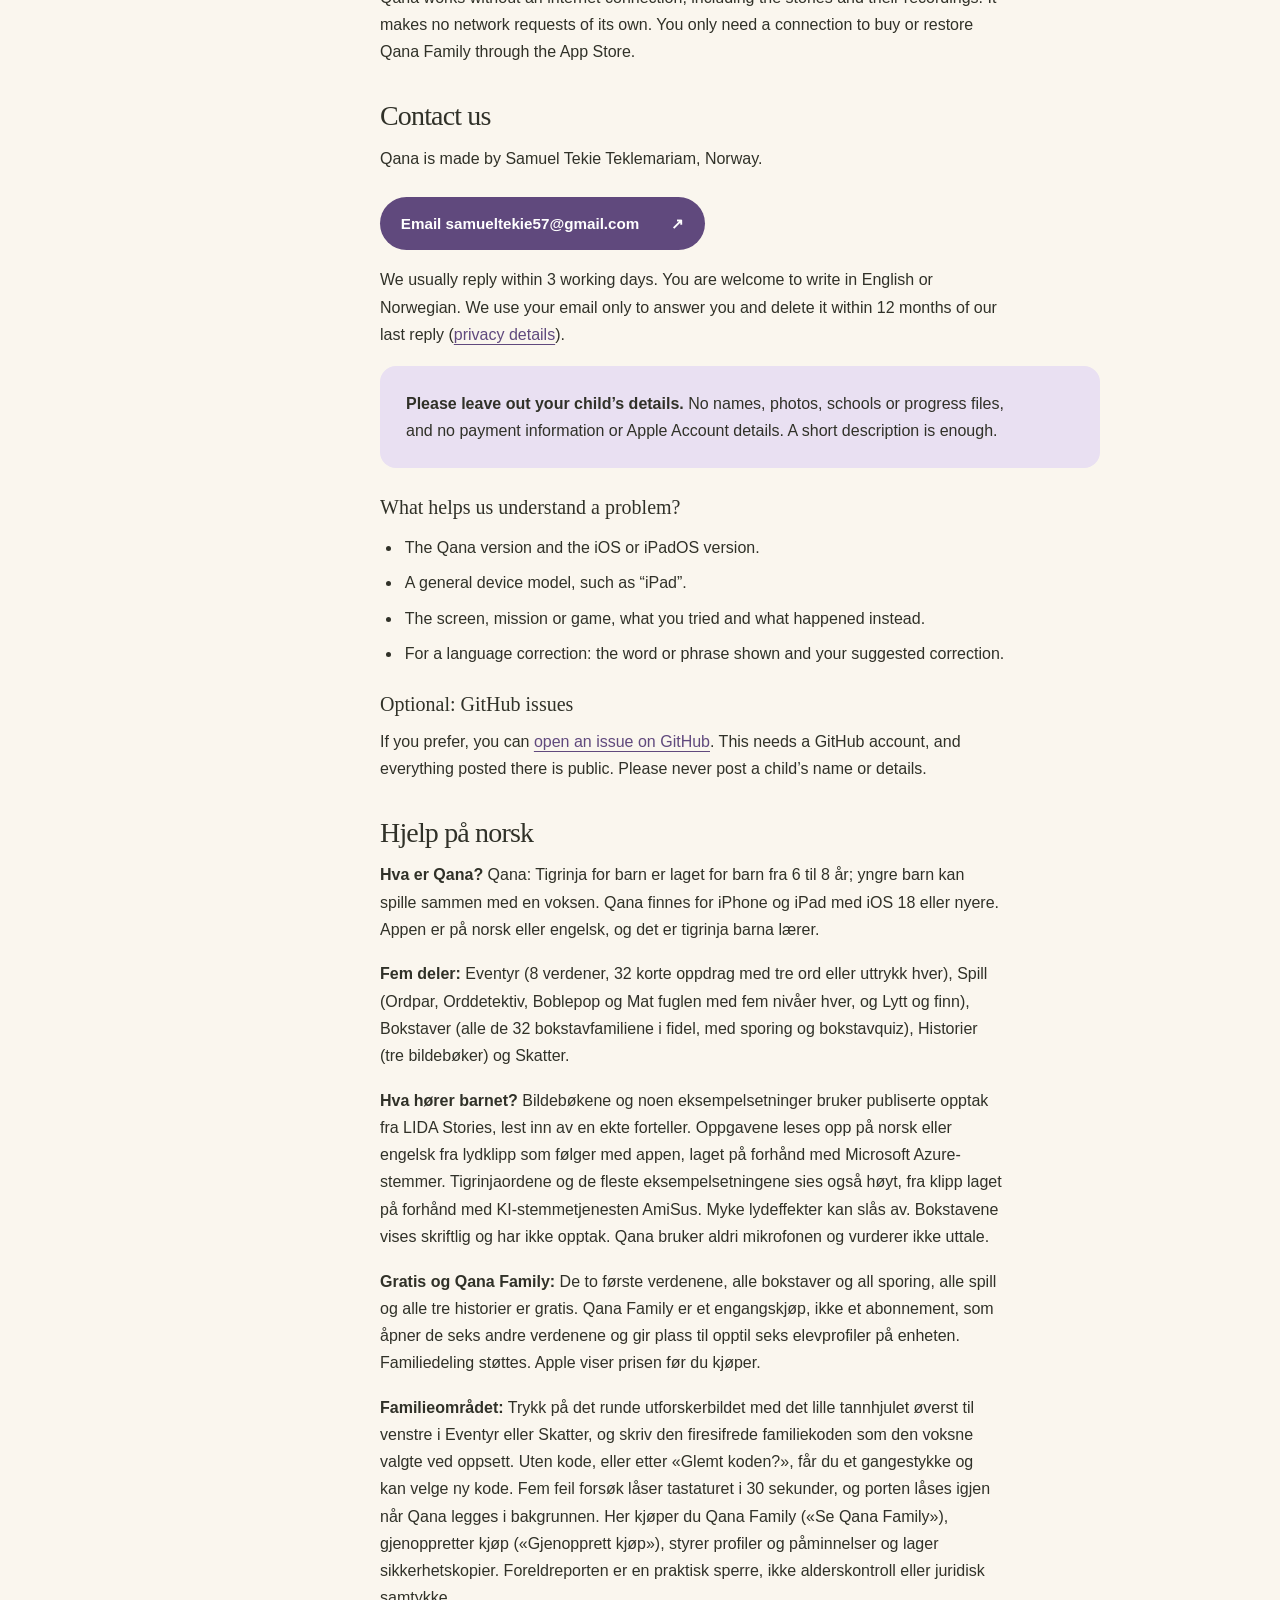
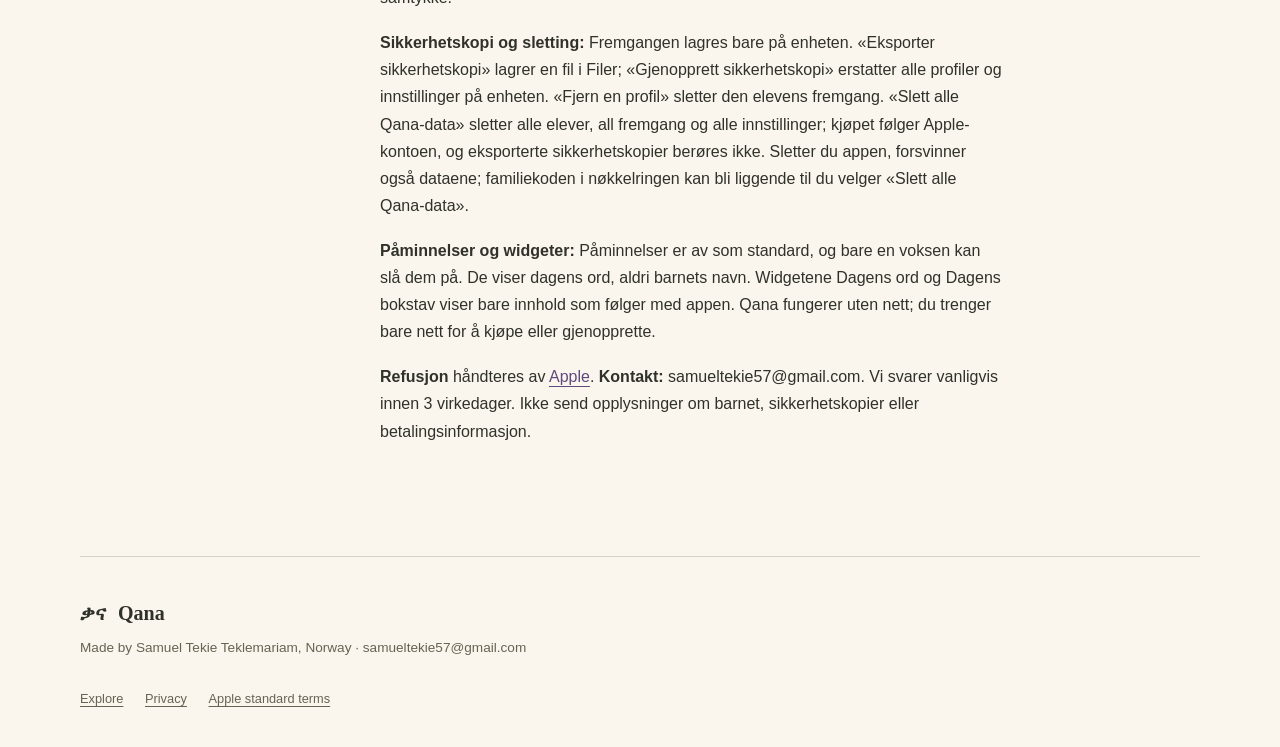
<file: support.html>
<!doctype html>
<html lang="en">
<head>
  <meta charset="utf-8">
  <meta name="viewport" content="width=device-width, initial-scale=1">
  <meta name="description" content="Help for Qana parents: the five places, sound, what is free, Qana Family purchases and restores, the parent gate, profiles, backups, deleting data, reminders, widgets and contact.">
  <meta name="theme-color" content="#faf6ee">
  <link rel="canonical" href="https://sami5796.github.io/qana-app/support.html">
  <link rel="stylesheet" href="style.css">
  <title>Help for parents — Qana</title>
</head>
<body>
  <a class="skip-link" href="#main">Skip to content</a>
  <header class="site-header wrap"><a class="brand" href="./" aria-label="Qana home"><span class="brand-mark" lang="ti">ቃና</span><span>Qana<span class="brand-caption">Small steps. Familiar roots.</span></span></a><nav aria-label="Main navigation"><a href="./">Explore</a><a href="support.html" aria-current="page">For parents</a><a href="privacy.html">Privacy</a></nav></header>
  <main id="main" class="wrap">
    <div class="document-header"><p class="eyebrow">A grown-up’s corner</p><h1>A little help,<br>when you need it.</h1><p class="lead">Learning together, managing a purchase or looking after progress: start here.</p><p class="updated">Questions? Email <a href="mailto:samueltekie57@gmail.com">samueltekie57@gmail.com</a>. We usually reply within 3 working days.</p></div>
    <div class="document-layout">
      <aside class="contents" aria-label="On this page"><p>Find an answer</p><nav><a href="#about">What is Qana?</a><a href="#places">The five places</a><a href="#sound">What can my child hear?</a><a href="#free">Free and Qana Family</a><a href="#purchases">Buying &amp; restoring</a><a href="#refunds">Refunds</a><a href="#grown-ups">Parent gate &amp; grown-ups’ area</a><a href="#profiles">Profiles</a><a href="#backups">Backups</a><a href="#deleting">Deleting data</a><a href="#reminders">Reminders</a><a href="#widgets">Widgets</a><a href="#offline">Using Qana offline</a><a href="#contact">Contact us</a><a href="#norsk">Hjelp på norsk</a></nav></aside>
      <div class="prose">
        <section id="about"><h2>What is Qana?</h2><p><strong>Qana: Tigrinya for Kids</strong> (in Norwegian, Qana: Tigrinja for barn) helps children discover Eritrean Tigrinya at their own pace. It is made for children aged 6–8; younger children can play with a grown-up beside them. It runs on iPhone and iPad with iOS 18 or later.</p><p>The app’s interface is in English or Norwegian (Bokmål), and Tigrinya is what children learn: the fidel letters and everyday words, a few at a time.</p></section>
        <section id="places"><h2>The five places</h2><ul><li><strong>Adventure</strong>: eight worlds with 32 short missions. Each mission brings three Tigrinya words or phrases, with 92 different ones in all.</li><li><strong>Games</strong>: Word pairs, Word detective, Bubble pop and Feed the bird, each with five levels and stars to earn, plus Listen &amp; find, a listening picture game.</li><li><strong>Letters</strong>: all 32 fidel letter families, seven forms each. Children trace them with a finger or Apple Pencil, and there is a letter quiz.</li><li><strong>Stories</strong>: three picture books (My family, Food and The weather) read aloud in Tigrinya, with a picture game.</li><li><strong>Treasures</strong>: stickers, medals, flowers and the words found so far.</li></ul><p>In Norwegian the tabs are called Eventyr, Spill, Bokstaver, Historier and Skatter.</p></section>
        <section id="sound"><h2>What can my child hear?</h2><ul><li><strong>Stories:</strong> the three picture books, and a few example sentences, use published recordings of a human Tigrinya narrator from LIDA Stories (CC BY 4.0). Each book credits its author, illustrator, translator and narrator. LIDA Stories does not endorse Qana.</li><li><strong>Instructions:</strong> task instructions are read aloud in English or Norwegian from short sound clips that ship inside the app, made in advance with Microsoft Azure neural voices. The app never contacts Azure or any other service.</li><li><strong>Words and sentences:</strong> the Tigrinya words, and most example sentences, are spoken from clips inside the app, made in advance with the AmiSus AI voice service.</li><li><strong>Sound effects:</strong> soft sound effects can be turned off in the grown-ups’ area.</li></ul><p>Letters are shown in writing and have no recordings, and a few example sentences are still silent. Qana never uses the microphone, never records your child and does not score pronunciation. For spoken Tigrinya, a Tigrinya-speaking family member or teacher is the best guide.</p></section>
        <section id="free"><h2>What’s free, and what does Qana Family add?</h2><p><strong>Free:</strong> the first two worlds, all letters and tracing, all games and all three stories. You can keep using them without buying anything or creating an account.</p><p><strong>Qana Family</strong> is a one-time in-app purchase, not a subscription. It opens the other six worlds and allows up to six learner profiles on the device. Family Sharing is supported. Apple shows the price in your local currency before you buy.</p></section>
        <section id="purchases"><h2>Buying and restoring Qana Family</h2><h3>Buy</h3><ol><li>Open the grown-ups’ area, Family space (see <a href="#grown-ups">how to open it</a>).</li><li>Choose <strong>See Qana Family</strong>.</li><li>Check the price Apple shows, then confirm the purchase with Apple.</li></ol><h3>Restore an earlier purchase</h3><ol><li>Make sure the device is signed in with the Apple Account that made the purchase, or one in the same Family Sharing group.</li><li>In Family space, or on the Qana Family screen, choose <strong>Restore purchases</strong>.</li></ol><p>Restoring needs an internet connection to reach the App Store. It restores access to Qana Family, not learning progress from another device; use a <a href="#backups">backup</a> for that.</p><h3>Family Sharing</h3><p>If the purchaser has Family Sharing turned on, members of the same family group can use Qana Family on their own devices. Use <strong>Restore purchases</strong> if it doesn’t appear by itself.</p><h3>A request is waiting for approval</h3><p>If Ask to Buy is turned on, Qana shows that the purchase is waiting. Qana Family opens once Apple confirms the approved purchase.</p><h3>The price won’t load</h3><p>Check your internet connection and try again later. Everything that is free stays available in the meantime.</p></section>
        <section id="refunds"><h2>Refunds</h2><p>Apple handles refunds and decides on eligibility. A grown-up can <a href="https://reportaproblem.apple.com/">request a refund at reportaproblem.apple.com</a> or read <a href="https://support.apple.com/118223">Apple’s refund instructions</a>. We cannot issue refunds ourselves, and we never see your payment details.</p></section>
        <section id="grown-ups"><h2>The parent gate and the grown-ups’ area</h2><p>Grown-up settings live in <strong>Family space</strong>. To open it:</p><ol><li>Go to <strong>Adventure</strong> or <strong>Treasures</strong>.</li><li>Tap the round explorer picture with the small gear at the top left.</li><li>Type the 4-digit family code chosen during setup.</li></ol><p>During setup (“For grown-ups”), a grown-up chooses a 4-digit family code and types it twice. If no code has been set yet, or after “Forgot the code?”, the gate asks a multiplication question instead and lets you choose a new code. Five wrong codes pause the keypad for 30 seconds, and the gate locks again whenever Qana goes to the background. You can change the code in Family space under Settings. The gate protects settings, profiles, backups, reminders, purchases and every link out of the app.</p><div class="callout"><p>The parent gate is a practical safeguard that keeps young children out of grown-up areas. It is not age verification or legal parental consent.</p></div></section>
        <section id="profiles"><h2>Learner profiles</h2><p>Each learner has their own missions, saved words and progress. A nickname is enough, and it is optional: without one, Qana uses “Explorer”. Please don’t use a child’s full name if a nickname will do.</p><p>Without Qana Family there is one learner profile. With Qana Family you can add up to six profiles on the device. Add, rename, switch or remove profiles in Family space.</p></section>
        <section id="backups"><h2>Backups</h2><p>Progress stays on the device; Qana does not sync it to a server. To keep a copy or move learning to another device:</p><ul><li><strong>Export a backup</strong> in Family space. This saves a file to Files, or wherever you choose.</li><li><strong>Restore a backup</strong> in Family space on the other device and choose that file. Restoring replaces all current learner profiles and preferences on that device, so export first if you want to keep what is there.</li></ul><p>Your device’s iCloud Backup or computer backups may also include Qana’s data, according to your Apple settings. Please never send us a backup file or post one publicly. <a href="privacy.html#backups">How backups affect privacy</a>.</p></section>
        <section id="deleting"><h2>Deleting data</h2><p>In Family space, a grown-up can choose:</p><ul><li><strong>Remove a profile</strong>: deletes that learner’s progress, stars and stickers from the device, including from Qana’s internal recovery copy.</li><li><strong>Erase all Qana data</strong>: deletes every learner, all progress and all settings on the device, and Qana starts over. A Qana Family purchase stays with your Apple Account (use Restore purchases). Exported backups in Files are not touched.</li></ul><p>Both actions can’t be undone. Deleting the app also removes all of its data from that device. Exported backups and iCloud or computer device backups are separate copies; delete them in Files or your Apple settings. <a href="privacy.html#deletion">More about deleting data</a>.</p></section>
        <section id="reminders"><h2>Reminders</h2><p>Reminders are optional and off by default. Only a grown-up can turn them on, in Family space, and choose the time. A reminder is a quiet notification with the word of the day; it never shows a child’s name, and it is scheduled on the device.</p><p>If reminders don’t appear, check that notifications for Qana are allowed in your device’s Settings and that a Focus mode isn’t hiding them.</p></section>
        <section id="widgets"><h2>Widgets</h2><p>Qana has two widgets for the Home Screen and Lock Screen: <strong>Word of the day</strong> and <strong>Letter of the day</strong>. They show course content that comes with the app and cannot read learner names or progress. To add one to the Home Screen, touch and hold an empty area, tap Edit, then Add Widget, and choose Qana.</p></section>
        <section id="offline"><h2>Using Qana offline</h2><p>Qana works without an internet connection, including the stories and their recordings. It makes no network requests of its own. You only need a connection to buy or restore Qana Family through the App Store.</p></section>
        <section id="contact"><h2>Contact us</h2><p>Qana is made by Samuel Tekie Teklemariam, Norway.</p><a class="button" href="mailto:samueltekie57@gmail.com">Email samueltekie57@gmail.com <span aria-hidden="true">↗</span></a><p>We usually reply within 3 working days. You are welcome to write in English or Norwegian. We use your email only to answer you and delete it within 12 months of our last reply (<a href="privacy.html#support">privacy details</a>).</p><div class="callout"><p><strong>Please leave out your child’s details.</strong> No names, photos, schools or progress files, and no payment information or Apple Account details. A short description is enough.</p></div><h3>What helps us understand a problem?</h3><ul><li>The Qana version and the iOS or iPadOS version.</li><li>A general device model, such as “iPad”.</li><li>The screen, mission or game, what you tried and what happened instead.</li><li>For a language correction: the word or phrase shown and your suggested correction.</li></ul><h3>Optional: GitHub issues</h3><p>If you prefer, you can <a href="https://github.com/sami5796/qana-app/issues/new">open an issue on GitHub</a>. This needs a GitHub account, and everything posted there is public. Please never post a child’s name or details.</p></section>
        <section id="norsk" lang="nb"><h2>Hjelp på norsk</h2><p><strong>Hva er Qana?</strong> Qana: Tigrinja for barn er laget for barn fra 6 til 8 år; yngre barn kan spille sammen med en voksen. Qana finnes for iPhone og iPad med iOS 18 eller nyere. Appen er på norsk eller engelsk, og det er tigrinja barna lærer.</p><p><strong>Fem deler:</strong> Eventyr (8 verdener, 32 korte oppdrag med tre ord eller uttrykk hver), Spill (Ordpar, Orddetektiv, Boblepop og Mat fuglen med fem nivåer hver, og Lytt og finn), Bokstaver (alle de 32 bokstavfamiliene i fidel, med sporing og bokstavquiz), Historier (tre bildebøker) og Skatter.</p><p><strong>Hva hører barnet?</strong> Bildebøkene og noen eksempelsetninger bruker publiserte opptak fra LIDA Stories, lest inn av en ekte forteller. Oppgavene leses opp på norsk eller engelsk fra lydklipp som følger med appen, laget på forhånd med Microsoft Azure-stemmer. Tigrinjaordene og de fleste eksempelsetningene sies også høyt, fra klipp laget på forhånd med KI-stemmetjenesten AmiSus. Myke lydeffekter kan slås av. Bokstavene vises skriftlig og har ikke opptak. Qana bruker aldri mikrofonen og vurderer ikke uttale.</p><p><strong>Gratis og Qana Family:</strong> De to første verdenene, alle bokstaver og all sporing, alle spill og alle tre historier er gratis. Qana Family er et engangskjøp, ikke et abonnement, som åpner de seks andre verdenene og gir plass til opptil seks elevprofiler på enheten. Familiedeling støttes. Apple viser prisen før du kjøper.</p><p><strong>Familieområdet:</strong> Trykk på det runde utforskerbildet med det lille tannhjulet øverst til venstre i Eventyr eller Skatter, og skriv den firesifrede familiekoden som den voksne valgte ved oppsett. Uten kode, eller etter «Glemt koden?», får du et gangestykke og kan velge ny kode. Fem feil forsøk låser tastaturet i 30 sekunder, og porten låses igjen når Qana legges i bakgrunnen. Her kjøper du Qana Family («Se Qana Family»), gjenoppretter kjøp («Gjenopprett kjøp»), styrer profiler og påminnelser og lager sikkerhetskopier. Foreldreporten er en praktisk sperre, ikke alderskontroll eller juridisk samtykke.</p><p><strong>Sikkerhetskopi og sletting:</strong> Fremgangen lagres bare på enheten. «Eksporter sikkerhetskopi» lagrer en fil i Filer; «Gjenopprett sikkerhetskopi» erstatter alle profiler og innstillinger på enheten. «Fjern en profil» sletter den elevens fremgang. «Slett alle Qana-data» sletter alle elever, all fremgang og alle innstillinger; kjøpet følger Apple-kontoen, og eksporterte sikkerhetskopier berøres ikke. Sletter du appen, forsvinner også dataene; familiekoden i nøkkelringen kan bli liggende til du velger «Slett alle Qana-data».</p><p><strong>Påminnelser og widgeter:</strong> Påminnelser er av som standard, og bare en voksen kan slå dem på. De viser dagens ord, aldri barnets navn. Widgetene Dagens ord og Dagens bokstav viser bare innhold som følger med appen. Qana fungerer uten nett; du trenger bare nett for å kjøpe eller gjenopprette.</p><p><strong>Refusjon</strong> håndteres av <a href="https://reportaproblem.apple.com/">Apple</a>. <strong>Kontakt:</strong> samueltekie57@gmail.com. Vi svarer vanligvis innen 3 virkedager. Ikke send opplysninger om barnet, sikkerhetskopier eller betalingsinformasjon.</p></section>
      </div>
    </div>
  </main>
  <footer class="site-footer wrap"><a class="brand footer-brand" href="./"><span lang="ti">ቃና</span> Qana</a><p>Made by Samuel Tekie Teklemariam, Norway · samueltekie57@gmail.com</p><nav aria-label="Footer"><a href="./">Explore</a><a href="privacy.html">Privacy</a><a href="https://www.apple.com/legal/internet-services/itunes/dev/stdeula/">Apple standard terms</a></nav></footer>
</body>
</html>
</file>
<file: style.css>
:root {
  color-scheme: light;
  --paper: #faf6ee;
  --white: #fffdf8;
  --ink: #303128;
  --muted: #666353;
  --purple: #60497d;
  --lilac: #e9e0f2;
  --sage: #e5ebdc;
  --peach: #f6e2d0;
  --line: #d8d2c6;
  --display: "Iowan Old Style", "Palatino Linotype", Palatino, Georgia, serif;
  --body: "Avenir Next", Avenir, "Segoe UI", sans-serif;
}
* { box-sizing: border-box; }
html { scroll-behavior: smooth; scroll-padding-top: 2rem; }
body { margin: 0; background: var(--paper); color: var(--ink); font: 1rem/1.7 var(--body); }
img { display: block; max-width: 100%; }
a { color: var(--purple); text-underline-offset: .23em; text-decoration-thickness: 1px; }
a:hover { text-decoration-thickness: 2px; }
a:focus-visible, summary:focus-visible { outline: 3px solid var(--purple); outline-offset: 5px; border-radius: 3px; }
p { margin: 0 0 1.1rem; }
h1, h2, h3 { font-family: var(--display); font-weight: 500; line-height: 1.12; text-wrap: balance; }
h1 { font-size: clamp(2.7rem, 5.5vw, 5.1rem); letter-spacing: -.04em; margin: 0 0 1.35rem; }
h2 { font-size: clamp(2.1rem, 3.8vw, 3.2rem); letter-spacing: -.03em; margin: 0 0 1.25rem; }
h3 { font-size: 1.6rem; margin: 0 0 .8rem; }
h1 em { color: var(--purple); font-weight: 500; }
ul, ol { padding-left: 1.35rem; }
li { padding-left: .2rem; margin: .5rem 0; }
.wrap { width: min(1120px, calc(100% - 64px)); margin-inline: auto; }
.skip-link { position: absolute; top: -100px; left: 1rem; z-index: 10; padding: .75rem 1rem; background: var(--white); }
.skip-link:focus { top: 1rem; }
.site-header { display: flex; align-items: center; justify-content: space-between; gap: 2rem; padding-block: 26px; }
.brand { display: inline-flex; align-items: center; gap: 12px; color: var(--ink); text-decoration: none; font: 600 1.75rem/1.1 var(--display); }
.brand-mark { display: grid; place-items: center; width: 58px; height: 58px; background: var(--lilac); border-radius: 50% 50% 45% 45%; font-family: Kefa, Nyala, serif; font-size: 1.8rem; }
.brand-caption { display: block; margin-top: 6px; font: 500 .65rem/1.3 var(--body); letter-spacing: .015em; color: var(--muted); }
nav { display: flex; gap: .45rem 1.35rem; align-items: center; flex-wrap: wrap; }
nav a { display: inline-flex; align-items: center; min-height: 44px; font-size: .9rem; color: var(--ink); }
nav a[aria-current="page"] { color: var(--purple); text-decoration-thickness: 2px; }
.hero { display: grid; grid-template-columns: 1fr 1fr; align-items: center; gap: 4rem; padding-block: 52px 62px; }
.hero-copy { max-width: 520px; }
.eyebrow { font-size: .72rem; font-weight: 700; text-transform: uppercase; letter-spacing: .12em; color: var(--purple); margin-bottom: 1.1rem; }
.lead { font-size: 1.2rem; line-height: 1.6; }
.hero-art { margin: 0; position: relative; padding: 17px 17px 12px; background: var(--lilac); border-radius: 48% 48% 26px 26px; transform: rotate(2deg); }
.hero-art img { width: 100%; height: auto; aspect-ratio: 1; object-fit: cover; border-radius: 48% 48% 18px 18px; background: var(--sage); }
.hero-art figcaption { text-align: center; font-family: var(--display); font-style: italic; font-size: 1rem; padding: 12px 4px 3px; }
.button { display: inline-flex; align-items: center; justify-content: space-between; gap: 2rem; min-height: 48px; padding: .85rem 1.3rem; margin: .5rem 0 1rem; background: var(--purple); color: white; text-decoration: none; border-radius: 999px; font-size: .95rem; font-weight: 600; }
.button:hover { background: #4d3868; }
.quiet-note { font-size: .85rem; max-width: 360px; color: var(--muted); }
.facts { display: grid; grid-template-columns: repeat(3, 1fr) 1.3fr; padding: 26px 0; border-block: 1px solid var(--line); gap: 20px; align-items: center; }
.facts p { margin: 0; }
.facts strong { font: 500 2.4rem/1 var(--display); margin-right: 10px; color: var(--purple); }
.facts span { font-size: .85rem; }
.facts-note { color: var(--muted); font-size: .85rem; padding-left: 24px; border-left: 1px solid var(--line); }
.section { padding-block: 76px; }
.section-intro { max-width: 680px; margin-bottom: 35px; }
.feature-grid { display: grid; grid-template-columns: repeat(5, minmax(0, 1fr)); gap: 18px; }
.feature { padding: 28px 22px 20px; background: var(--white); border: 1px solid var(--line); border-radius: 18px; }
.feature:nth-child(2) { background: var(--lilac); }
.feature:nth-child(3) { background: var(--sage); }
.feature:nth-child(4) { background: var(--peach); }
.feature-number { display: block; font-size: .75rem; letter-spacing: .12em; color: var(--muted); margin-bottom: 35px; }
.feature p { font-size: .92rem; margin-bottom: 0; }
.family-section { display: grid; grid-template-columns: 1fr 1fr; gap: 5rem; align-items: center; padding: 44px 48px; background: var(--sage); border-radius: 26px; }
.family-card { background: var(--white); padding: 28px; border-radius: 18px; }
.family-card h3 { font-size: 2.15rem; }
.price-note { color: var(--muted); font-size: .85rem; }
.text-link { display: inline-block; padding-block: .5rem; font-weight: 600; font-size: .9rem; }
.parent-section { display: grid; grid-template-columns: 1fr 1.4fr; gap: 6rem; }
.language-note { padding: 28px 34px; border: 1px solid var(--line); border-radius: 18px; }
.language-note h2 { font-size: 1.6rem; }
.language-note p { max-width: 780px; font-size: .95rem; }
.site-footer { padding-block: 44px 26px; margin-top: 36px; border-top: 1px solid var(--line); color: var(--muted); }
.footer-brand { font-size: 1.25rem; margin-bottom: 12px; }
.site-footer p { font-size: .85rem; }
.site-footer nav a { color: var(--muted); font-size: .8rem; }
.document-header { max-width: 850px; padding-block: 50px 28px; }
.document-header h1 { font-size: clamp(2.7rem, 5vw, 4.2rem); }
.document-layout { display: grid; grid-template-columns: 230px minmax(0, 720px); gap: 70px; align-items: start; padding-bottom: 40px; }
.contents { padding: 20px; background: var(--lilac); border-radius: 16px; }
.contents p { font-size: .75rem; font-weight: 700; letter-spacing: .08em; text-transform: uppercase; }
.contents nav { display: flex; align-items: stretch; flex-direction: column; gap: 3px; }
.contents a { font-size: .9rem; min-height: 40px; }
.prose { min-width: 0; overflow-wrap: anywhere; }
.prose section { margin-bottom: 35px; scroll-margin-top: 30px; }
.prose h2 { font-size: 1.75rem; margin-top: 1.7rem; margin-bottom: .8rem; }
.prose section:first-child h2 { margin-top: 0; }
.prose h3 { font-size: 1.25rem; margin-top: 1.6rem; }
.prose p, .prose li { max-width: 70ch; }
.callout { padding: 24px 26px; background: var(--lilac); border-radius: 16px; margin-bottom: 28px; }
.callout p:last-child { margin-bottom: 0; }
.callout.sage { background: var(--sage); }
.updated { font-size: .85rem; color: var(--muted); }
@media (max-width: 1100px) { .feature-grid { grid-template-columns: repeat(3, minmax(0, 1fr)); } }
@media (max-width: 960px) {
  .hero { gap: 2rem; }
  .family-section { gap: 2rem; padding: 32px; }
  .parent-section { gap: 3rem; }
  .document-layout { grid-template-columns: 180px minmax(0, 1fr); gap: 32px; }
  .facts strong, .facts span { display: block; }
  .facts span { margin-top: .4rem; }
}
@media (max-width: 680px) {
  .wrap { width: min(100% - 36px, 540px); }
  .site-header { flex-wrap: wrap; gap: 16px; padding-top: 20px; }
  .site-header nav { width: 100%; justify-content: space-between; gap: .4rem; }
  .hero { grid-template-columns: 1fr; gap: 26px; padding-block: 25px 40px; }
  .hero-copy { max-width: none; }
  .hero-art { width: 90%; margin-inline: auto; transform: none; }
  .facts { grid-template-columns: repeat(3, 1fr); gap: 20px 12px; }
  .facts-note { grid-column: 1 / -1; border-left: 0; padding-left: 0; }
  .facts-note br { display: none; }
  .section { padding-block: 48px; }
  .feature-grid { grid-template-columns: repeat(2, minmax(0, 1fr)); gap: 12px; }
  .feature:nth-child(5) { grid-column: 1 / -1; }
  .feature { padding: 20px 16px; }
  .feature-number { margin-bottom: 22px; }
  .family-section, .parent-section { grid-template-columns: 1fr; gap: 22px; }
  .family-section { padding: 24px 18px; }
  .family-card { padding: 22px; }
  .language-note { padding: 22px; }
  .document-header { padding-block: 26px 20px; }
  .document-layout { grid-template-columns: 1fr; gap: 26px; }
  .contents nav { display: grid; grid-template-columns: repeat(2, minmax(0, 1fr)); }
  .contents a { min-height: 44px; }
}
@media (max-width: 360px) { .feature-grid { grid-template-columns: 1fr; } }
@media (prefers-reduced-motion: reduce) { html { scroll-behavior: auto; } }
@media print {
  body { background: white; color: black; }
  .site-header nav, .contents, .skip-link { display: none; }
  .wrap { width: 100%; }
  .document-layout { display: block; }
  .hero-art { transform: none; }
  a { color: inherit; }
}
</file>
